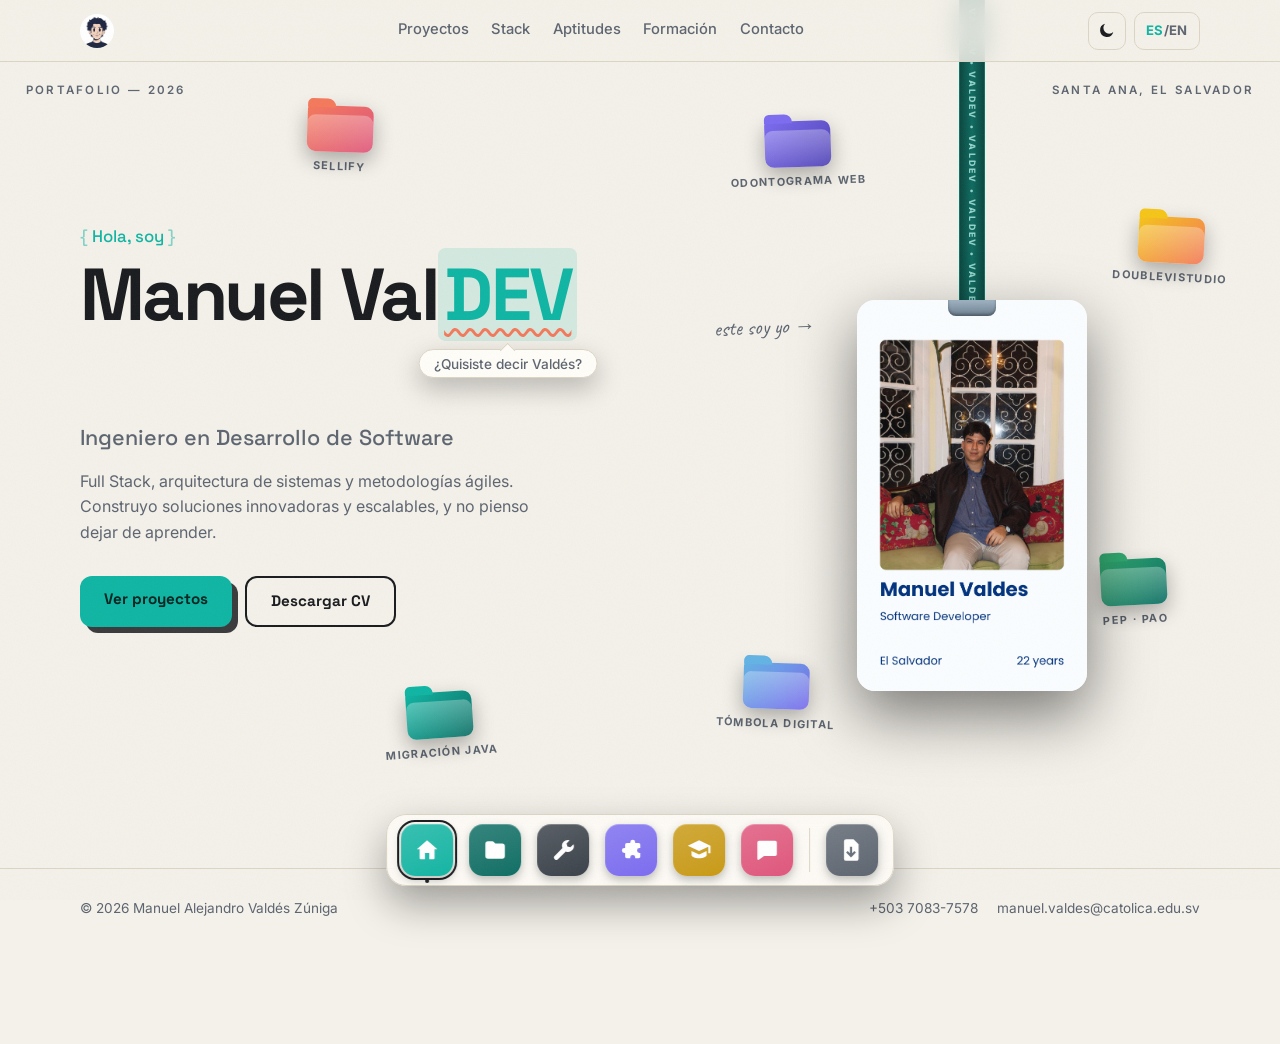
<file: index.html>
<!DOCTYPE html>
<html lang="es" data-theme="dark">
<head>
  <meta charset="UTF-8" />
  <meta name="viewport" content="width=device-width, initial-scale=1.0" />
  <title>Manuel ValDEV — Ingeniero en Desarrollo de Software</title>
  <meta name="description" content="Portafolio de Manuel Alejandro Valdés Zúniga — Ingeniero en Desarrollo de Software. Santa Ana, El Salvador." />
  <link rel="icon" type="image/png" href="assets/animacionRetrato.PNG" />
  <script>
    /* Pinta el tema antes del primer render para evitar el destello */
    document.documentElement.dataset.theme =
      localStorage.getItem("valdev-theme") ||
      (matchMedia("(prefers-color-scheme: light)").matches ? "light" : "dark");
  </script>
  <link rel="stylesheet" href="styles/base.css" />
  <link rel="stylesheet" href="styles/index.css" />
</head>
<body class="has-dock">

  <header class="site-nav">
    <div class="nav-inner container">
      <a href="index.html" class="brand" aria-label="Inicio — ValDEV"><img class="brand-avatar" src="assets/animacionRetrato.PNG" alt="ValDEV" /></a>
      <nav class="nav-links">
        <a href="proyectos.html" data-i18n="nav.proyectos">Proyectos</a>
        <a href="stack.html" data-i18n="nav.stack">Stack</a>
        <a href="aptitudes.html" data-i18n="nav.aptitudes">Aptitudes</a>
        <a href="certificaciones.html" data-i18n="nav.certs">Formación</a>
        <a href="redes.html" data-i18n="nav.redes">Contacto</a>
      </nav>
      <div class="nav-actions">
        <button id="themeToggle" class="icon-btn" aria-label="Cambiar tema"></button>
        <button id="langToggle" class="lang-toggle" aria-label="Cambiar idioma">
          <span class="lang-opt" data-lang="es">ES</span>/<span class="lang-opt" data-lang="en">EN</span>
        </button>
        <button id="menuBtn" class="icon-btn menu-btn" aria-label="Menú">☰</button>
      </div>
    </div>
  </header>

  <main>
    <section class="hero-stage" id="heroStage">
      <span class="corner-note stage-corner tl">Portafolio — 2026</span>
      <span class="corner-note stage-corner tr" data-i18n="hero.loc">Santa Ana, El Salvador</span>

      <!-- Carpetas de proyectos flotando alrededor (como la referencia del collage) -->
      <a href="proyectos.html" class="float-card" style="--fx:30%; --fy:84%; --fd:0.5; --fr:-4deg;  --delay:0s">
        <span class="float-thumb" style="--g1:#0fb5a3;--g2:#0c6e64"></span><span>Migración Java</span>
      </a>
      <a href="proyectos.html" class="float-card" style="--fx:24%; --fy:5%;  --fd:0.9; --fr:2deg;   --delay:0.6s">
        <span class="float-thumb" style="--g1:#f4795b;--g2:#e0567c"></span><span>Sellify</span>
      </a>
      <a href="proyectos.html" class="float-card" style="--fx:57%; --fy:7%;  --fd:0.7; --fr:-2deg;  --delay:1.1s">
        <span class="float-thumb" style="--g1:#7c6cf0;--g2:#4f42b5"></span><span>Odontograma Web</span>
      </a>
      <a href="proyectos.html" class="float-card" style="--fx:87%; --fy:20%; --fd:1;   --fr:3deg;   --delay:0.3s">
        <span class="float-thumb" style="--g1:#f5c518;--g2:#f4795b"></span><span>DoubleViStudio</span>
      </a>
      <a href="proyectos.html" class="float-card" style="--fx:86%; --fy:66%; --fd:0.6; --fr:-3deg;  --delay:0.9s">
        <span class="float-thumb" style="--g1:#2fa96e;--g2:#0c6e64"></span><span>PEP · PAO</span>
      </a>
      <a href="proyectos.html" class="float-card" style="--fx:56%; --fy:80%; --fd:0.8; --fr:2deg;   --delay:1.4s">
        <span class="float-thumb" style="--g1:#63b3e4;--g2:#7c6cf0"></span><span>Tómbola Digital</span>
      </a>

      <div class="hero container">
        <div class="hero-text">
          <p class="hero-greeting"><span data-i18n="hero.greeting">Hola, soy</span></p>
          <h1 class="hero-name">
            Manuel&nbsp;Val<span class="dev-wrap"><span class="dev">DEV</span>
              <span class="dev-tooltip" data-i18n="hero.tooltip">¿Quisiste decir Valdés?</span>
            </span>
          </h1>
          <br/><br/>
          <h2 class="hero-role" data-i18n="hero.role">Ingeniero en Desarrollo de Software</h2>
          <p class="hero-tagline" data-i18n="hero.tagline">Full Stack, arquitectura de sistemas y metodologías ágiles. Construyo soluciones innovadoras y escalables, y no pienso dejar de aprender.</p>
          <div class="hero-cta">
            <a href="proyectos.html" class="btn btn-solid" data-i18n="hero.cta1">Ver proyectos</a>
            <a href="assets/Manuel_Valdes_CV.pdf" class="btn btn-line" download data-i18n="hero.cta2">Descargar CV</a>
          </div>
        </div>

        <!-- Gafete real, colgado de un cordón y con físicas de arrastre -->
        <div class="badge-scene idle-sway" id="badgeScene">
          <span class="hand-note badge-note" data-i18n="hero.note">este soy yo →</span>
          <div class="lanyard" id="lanyard"><span class="lanyard-text">VALDEV • VALDEV • VALDEV •</span></div>
          <div class="badge" id="badge">
            <div class="badge-clip"></div>
            <img src="assets/gafete.png" alt="Gafete de Manuel Valdés — Software Developer, El Salvador" draggable="false" />
          </div>
          <p class="badge-hint hand-note" data-i18n="badge.hint">psst… jálame</p>
        </div>
      </div>
    </section>
  </main>

  <!-- Dock global de navegación -->
  <nav class="dock" id="dock" aria-label="Navegación rápida">
    <a class="dock-item" href="index.html" style="--di:#0fb5a3">
      <span class="dock-tip" data-i18n="dock.home">Inicio</span>
      <svg class="di" viewBox="0 0 24 24" aria-hidden="true"><path d="M12 3 2.5 11.2h2.6v8.3a1 1 0 0 0 1 1H10v-5.8h4v5.8h3.9a1 1 0 0 0 1-1v-8.3h2.6z"/></svg>
    </a>
    <a class="dock-item" href="proyectos.html" style="--di:#0c6e64">
      <span class="dock-tip" data-i18n="dock.proyectos">Proyectos</span>
      <svg class="di" viewBox="0 0 24 24" aria-hidden="true"><path d="M3 6.5A2.5 2.5 0 0 1 5.5 4h3.9a2 2 0 0 1 1.42.59L12.2 6h6.3A2.5 2.5 0 0 1 21 8.5v9a2.5 2.5 0 0 1-2.5 2.5h-13A2.5 2.5 0 0 1 3 17.5z"/></svg>
    </a>
    <a class="dock-item" href="stack.html" style="--di:#3a4149">
      <span class="dock-tip" data-i18n="dock.stack">Stack técnico</span>
      <svg class="di" viewBox="0 0 24 24" aria-hidden="true"><path d="M21.6 6.6a5.3 5.3 0 0 1-7.1 6.7l-7 7a2.2 2.2 0 1 1-3.1-3.1l7-7a5.3 5.3 0 0 1 6.7-7.1l-2.9 2.9.8 2.7 2.7.8z"/></svg>
    </a>
    <a class="dock-item" href="aptitudes.html" style="--di:#7c6cf0">
      <span class="dock-tip" data-i18n="dock.aptitudes">Aptitudes</span>
      <svg class="di" viewBox="0 0 24 24" aria-hidden="true"><path d="M13.5 2.5a2.25 2.25 0 0 0-2.25 2.25v.75H8A1.5 1.5 0 0 0 6.5 7v3.25h-.75a2.25 2.25 0 1 0 0 4.5h.75V18A1.5 1.5 0 0 0 8 19.5h3.25v-.75a2.25 2.25 0 1 1 4.5 0v.75H19a1.5 1.5 0 0 0 1.5-1.5v-3.25h-.75a2.25 2.25 0 1 1 0-4.5h.75V7A1.5 1.5 0 0 0 19 5.5h-3.25v-.75A2.25 2.25 0 0 0 13.5 2.5z"/></svg>
    </a>
    <a class="dock-item" href="certificaciones.html" style="--di:#c99a12">
      <span class="dock-tip" data-i18n="dock.certs">Formación</span>
      <svg class="di" viewBox="0 0 24 24" aria-hidden="true"><path d="M12 3 1.5 8 12 13l8.5-4.05V15h2V8zM5 12.9v3.6c0 1.6 3.1 3 7 3s7-1.4 7-3v-3.6l-7 3.3z"/></svg>
    </a>
    <a class="dock-item" href="redes.html" style="--di:#e0567c">
      <span class="dock-tip" data-i18n="dock.redes">Contacto</span>
      <svg class="di" viewBox="0 0 24 24" aria-hidden="true"><path d="M4.5 3.5h15A1.5 1.5 0 0 1 21 5v11a1.5 1.5 0 0 1-1.5 1.5H9.2L4.4 21A.9.9 0 0 1 3 20.3V5a1.5 1.5 0 0 1 1.5-1.5z"/></svg>
    </a>
    <span class="dock-sep"></span>
    <a class="dock-item" href="assets/Manuel_Valdes_CV.pdf" download style="--di:#5d6570">
      <span class="dock-tip" data-i18n="dock.cv">Descargar CV</span>
      <svg class="di" viewBox="0 0 24 24" aria-hidden="true"><path d="M6.5 2h6.8L18 6.7V20a2 2 0 0 1-2 2H6.5a2 2 0 0 1-2-2V4a2 2 0 0 1 2-2zM12 9v6.1l2.1-2.1 1.4 1.4-4.5 4.5-4.5-4.5 1.4-1.4L10 15.1V9z" fill-rule="evenodd"/></svg>
    </a>
  </nav>

  <footer class="site-footer">
    <div class="container footer-inner">
      <p>© <span class="year"></span> Manuel Alejandro Valdés Zúniga</p>
      <div class="footer-contact">
        <a href="tel:+50370837578">+503 7083-7578</a>
        <a href="mailto:manuel.valdes@catolica.edu.sv">manuel.valdes@catolica.edu.sv</a>
      </div>
    </div>
  </footer>

  <script src="js/i18n.js"></script>
  <script src="js/shared.js"></script>
  <script src="js/index.js"></script>
</body>
</html>
</file>
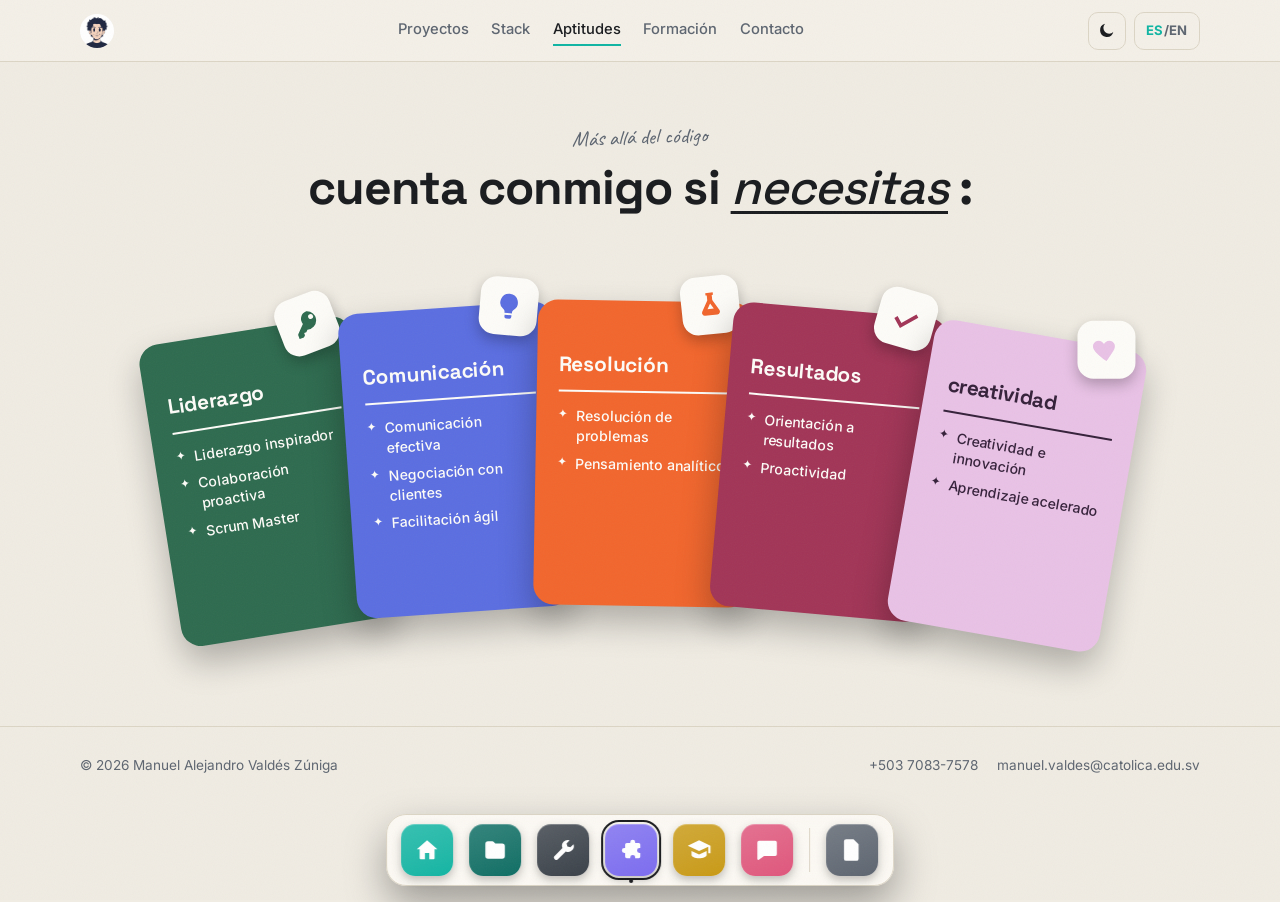
<file: aptitudes.html>
<!DOCTYPE html>
<html lang="es" data-theme="dark">
<head>
  <meta charset="UTF-8" />
  <meta name="viewport" content="width=device-width, initial-scale=1.0" />
  <title>Aptitudes — Manuel ValDEV</title>
  <meta name="description" content="Aptitudes de Manuel Valdés: liderazgo, comunicación, resolución de problemas y orientación a resultados." />
  <link rel="icon" type="image/png" href="assets/animacionRetrato.PNG" />
  <script>
    document.documentElement.dataset.theme =
      localStorage.getItem("valdev-theme") ||
      (matchMedia("(prefers-color-scheme: light)").matches ? "light" : "dark");
  </script>
  <link rel="stylesheet" href="styles/base.css" />
  <link rel="stylesheet" href="styles/aptitudes.css" />
</head>
<body class="aptitudes-page has-dock">

  <header class="site-nav">
    <div class="nav-inner container">
      <a href="index.html" class="brand" aria-label="Inicio — ValDEV"><img class="brand-avatar" src="assets/animacionRetrato.PNG" alt="ValDEV" /></a>
      <nav class="nav-links">
        <a href="proyectos.html" data-i18n="nav.proyectos">Proyectos</a>
        <a href="stack.html" data-i18n="nav.stack">Stack</a>
        <a href="aptitudes.html" data-i18n="nav.aptitudes">Aptitudes</a>
        <a href="certificaciones.html" data-i18n="nav.certs">Formación</a>
        <a href="redes.html" data-i18n="nav.redes">Contacto</a>
      </nav>
      <div class="nav-actions">
        <button id="themeToggle" class="icon-btn" aria-label="Cambiar tema"></button>
        <button id="langToggle" class="lang-toggle" aria-label="Cambiar idioma">
          <span class="lang-opt" data-lang="es">ES</span>/<span class="lang-opt" data-lang="en">EN</span>
        </button>
        <button id="menuBtn" class="icon-btn menu-btn" aria-label="Menú">☰</button>
      </div>
    </div>
  </header>

  <main>
    <div class="container">
      <div class="page-head centered">
        <p class="hand-note phone-note">Más allá del código</p>
        <h1 class="page-title fan-title"><span data-i18n="a.t1">cuenta conmigo si</span> <em data-i18n="a.t2">necesitas</em> :</h1>
      </div>

      <!-- Abanico de tarjetas con stickers, como la referencia -->
      <div class="card-fan reveal">

        <article class="apt-card" style="--cc:#2e6b4f; --rot:-9deg; --y:26px">
          <span class="sticker" style="--srot:-12deg">
            <svg viewBox="0 0 24 24" aria-hidden="true"><path d="M15 2.5a6.5 6.5 0 0 0-6.16 8.6L2.6 17.34a1.6 1.6 0 0 0-.47 1.13v2.4a.63.63 0 0 0 .63.63h2.4c.42 0 .83-.17 1.13-.47l.9-.9v-1.87h1.87l1.55-1.55A6.5 6.5 0 1 0 15 2.5zm1.75 3.25a2 2 0 1 1-2 2 2 2 0 0 1 2-2z"/></svg>
          </span>
          <h2 data-i18n="a.p1.t">liderazgo</h2>
          <ul>
            <li data-i18n="a.p1.c1">Liderazgo inspirador</li>
            <li data-i18n="a.p1.c2">Colaboración proactiva</li>
            <li data-i18n="a.p1.c3">Scrum Master</li>
          </ul>
        </article>

        <article class="apt-card" style="--cc:#5b6ee1; --rot:-4deg; --y:6px">
          <span class="sticker" style="--srot:9deg">
            <svg viewBox="0 0 24 24" aria-hidden="true"><path d="M12 2a7 7 0 0 0-4.1 12.67c.66.48 1.1 1.2 1.1 2V17.5h6v-.83c0-.8.44-1.52 1.1-2A7 7 0 0 0 12 2zM9.25 19h5.5v1.5A1.5 1.5 0 0 1 13.25 22h-2.5a1.5 1.5 0 0 1-1.5-1.5z"/></svg>
          </span>
          <h2 data-i18n="a.p2.t">comunicación</h2>
          <ul>
            <li data-i18n="a.p2.c1">Comunicación efectiva</li>
            <li data-i18n="a.p2.c2">Negociación con clientes</li>
            <li data-i18n="a.p2.c3">Facilitación ágil</li>
          </ul>
        </article>

        <article class="apt-card" style="--cc:#f2662d; --rot:1deg; --y:0px">
          <span class="sticker" style="--srot:-7deg">
            <svg viewBox="0 0 24 24" aria-hidden="true"><path d="M9 2h6v2h-1v4.1l4.93 8.55A2.3 2.3 0 0 1 16.94 20H7.06a2.3 2.3 0 0 1-1.99-3.45L10 8.1V4H9zm3 8.6-2.53 4.4h5.06z"/></svg>
          </span>
          <h2 data-i18n="a.p3.t">resolución</h2>
          <ul>
            <li data-i18n="a.p3.c1">Resolución de problemas</li>
            <li data-i18n="a.p3.c3">Pensamiento analítico</li>
          </ul>
        </article>

        <article class="apt-card" style="--cc:#a23557; --rot:5deg; --y:8px">
          <span class="sticker" style="--srot:11deg">
            <svg viewBox="0 0 24 24" aria-hidden="true"><path d="M9.3 16.2 4.9 11.8l-2.1 2.1 6.5 6.5L21.2 8.5l-2.1-2.1z"/></svg>
          </span>
          <h2 data-i18n="a.p4.t">resultados</h2>
          <ul>
            <li data-i18n="a.p4.c1">Orientación a resultados</li>
            <li data-i18n="a.p4.c3">Proactividad</li>
          </ul>
        </article>

        <article class="apt-card apt-card-light" style="--cc:#e9c2e6; --rot:10deg; --y:30px">
          <span class="sticker" style="--srot:-10deg">
            <svg viewBox="0 0 24 24" aria-hidden="true"><path d="M12 21s-7.7-4.9-10.2-9.5C.2 8.4 2.2 4.8 5.7 4.8c2 0 3.4 1.1 4.3 2.6.9-1.5 2.3-2.6 4.3-2.6 3.5 0 5.5 3.6 3.9 6.7C15.7 16.1 12 21 12 21z"/></svg>
          </span>
          <h2 data-i18n="a.p5.t">creatividad</h2>
          <ul>
            <li data-i18n="a.p4.c2">Creatividad e innovación</li>
            <li data-i18n="a.p3.c2">Aprendizaje acelerado</li>
          </ul>
        </article>

      </div>
    </div>
  </main>

  <!-- Dock global de navegación -->
  <nav class="dock" id="dock" aria-label="Navegación rápida">
    <a class="dock-item" href="index.html" style="--di:#0fb5a3">
      <span class="dock-tip" data-i18n="dock.home">Inicio</span>
      <svg class="di" viewBox="0 0 24 24" aria-hidden="true"><path d="M12 3 2.5 11.2h2.6v8.3a1 1 0 0 0 1 1H10v-5.8h4v5.8h3.9a1 1 0 0 0 1-1v-8.3h2.6z"/></svg>
    </a>
    <a class="dock-item" href="proyectos.html" style="--di:#0c6e64">
      <span class="dock-tip" data-i18n="dock.proyectos">Proyectos</span>
      <svg class="di" viewBox="0 0 24 24" aria-hidden="true"><path d="M3 6.5A2.5 2.5 0 0 1 5.5 4h3.9a2 2 0 0 1 1.42.59L12.2 6h6.3A2.5 2.5 0 0 1 21 8.5v9a2.5 2.5 0 0 1-2.5 2.5h-13A2.5 2.5 0 0 1 3 17.5z"/></svg>
    </a>
    <a class="dock-item" href="stack.html" style="--di:#3a4149">
      <span class="dock-tip" data-i18n="dock.stack">Stack técnico</span>
      <svg class="di" viewBox="0 0 24 24" aria-hidden="true"><path d="M21.6 6.6a5.3 5.3 0 0 1-7.1 6.7l-7 7a2.2 2.2 0 1 1-3.1-3.1l7-7a5.3 5.3 0 0 1 6.7-7.1l-2.9 2.9.8 2.7 2.7.8z"/></svg>
    </a>
    <a class="dock-item" href="aptitudes.html" style="--di:#7c6cf0">
      <span class="dock-tip" data-i18n="dock.aptitudes">Aptitudes</span>
      <svg class="di" viewBox="0 0 24 24" aria-hidden="true"><path d="M13.5 2.5a2.25 2.25 0 0 0-2.25 2.25v.75H8A1.5 1.5 0 0 0 6.5 7v3.25h-.75a2.25 2.25 0 1 0 0 4.5h.75V18A1.5 1.5 0 0 0 8 19.5h3.25v-.75a2.25 2.25 0 1 1 4.5 0v.75H19a1.5 1.5 0 0 0 1.5-1.5v-3.25h-.75a2.25 2.25 0 1 1 0-4.5h.75V7A1.5 1.5 0 0 0 19 5.5h-3.25v-.75A2.25 2.25 0 0 0 13.5 2.5z"/></svg>
    </a>
    <a class="dock-item" href="certificaciones.html" style="--di:#c99a12">
      <span class="dock-tip" data-i18n="dock.certs">Formación</span>
      <svg class="di" viewBox="0 0 24 24" aria-hidden="true"><path d="M12 3 1.5 8 12 13l8.5-4.05V15h2V8zM5 12.9v3.6c0 1.6 3.1 3 7 3s7-1.4 7-3v-3.6l-7 3.3z"/></svg>
    </a>
    <a class="dock-item" href="redes.html" style="--di:#e0567c">
      <span class="dock-tip" data-i18n="dock.redes">Contacto</span>
      <svg class="di" viewBox="0 0 24 24" aria-hidden="true"><path d="M4.5 3.5h15A1.5 1.5 0 0 1 21 5v11a1.5 1.5 0 0 1-1.5 1.5H9.2L4.4 21A.9.9 0 0 1 3 20.3V5a1.5 1.5 0 0 1 1.5-1.5z"/></svg>
    </a>
    <span class="dock-sep"></span>
    <a class="dock-item" href="assets/Manuel_Valdes_CV.pdf" download style="--di:#5d6570">
      <span class="dock-tip" data-i18n="dock.cv">Descargar CV</span>
      <svg class="di" viewBox="0 0 24 24" aria-hidden="true"><path d="M6.5 2h6.8L18 6.7V20a2 2 0 0 1-2 2H6.5a2 2 0 0 1-2-2V4a2 2 0 0 1 2-2zM12 9v6.1l2.1-2.1 1.4 1.4-4.5 4.5-4.5-4.5 1.4-1.4L10 15.1V9z"/></svg>
    </a>
  </nav>

  <footer class="site-footer">
    <div class="container footer-inner">
      <p>© <span class="year"></span> Manuel Alejandro Valdés Zúniga</p>
      <div class="footer-contact">
        <a href="tel:+50370837578">+503 7083-7578</a>
        <a href="mailto:manuel.valdes@catolica.edu.sv">manuel.valdes@catolica.edu.sv</a>
      </div>
    </div>
  </footer>

  <script src="js/i18n.js"></script>
  <script src="js/shared.js"></script>
</body>
</html>
</file>
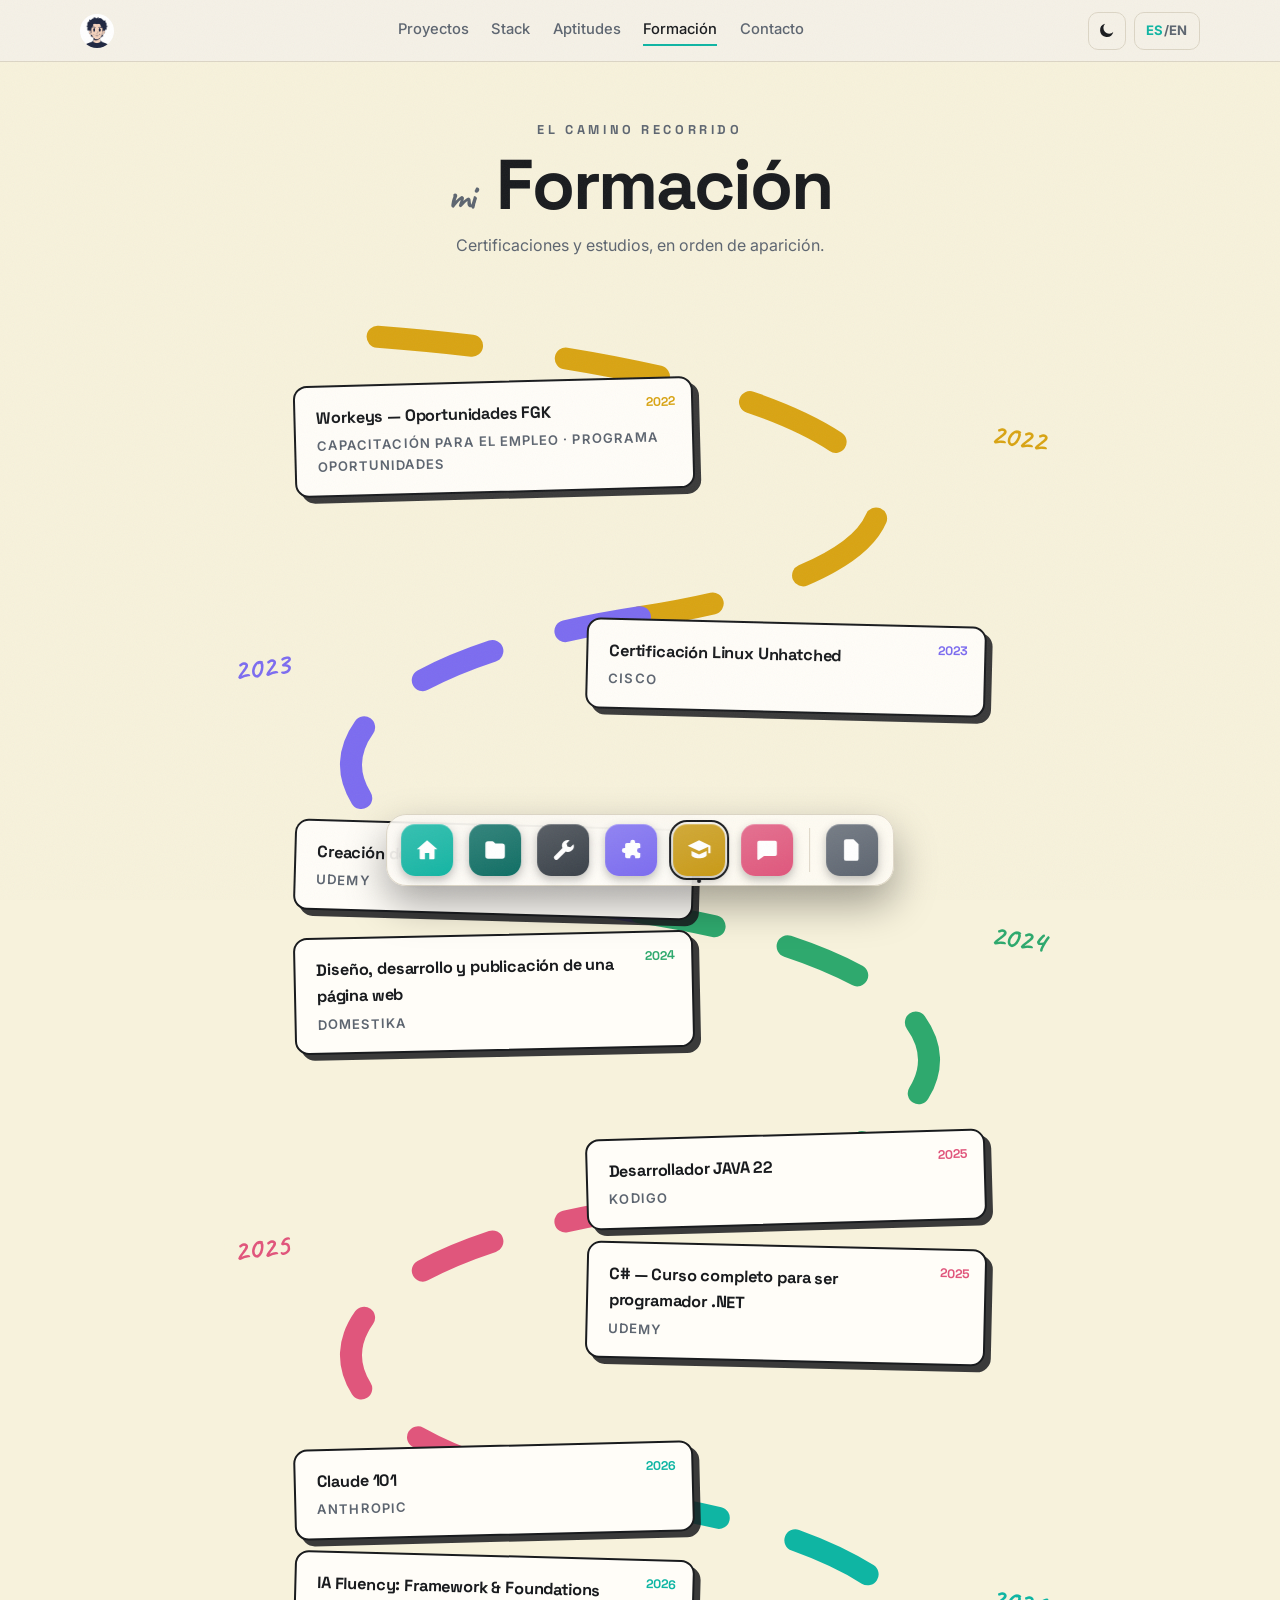
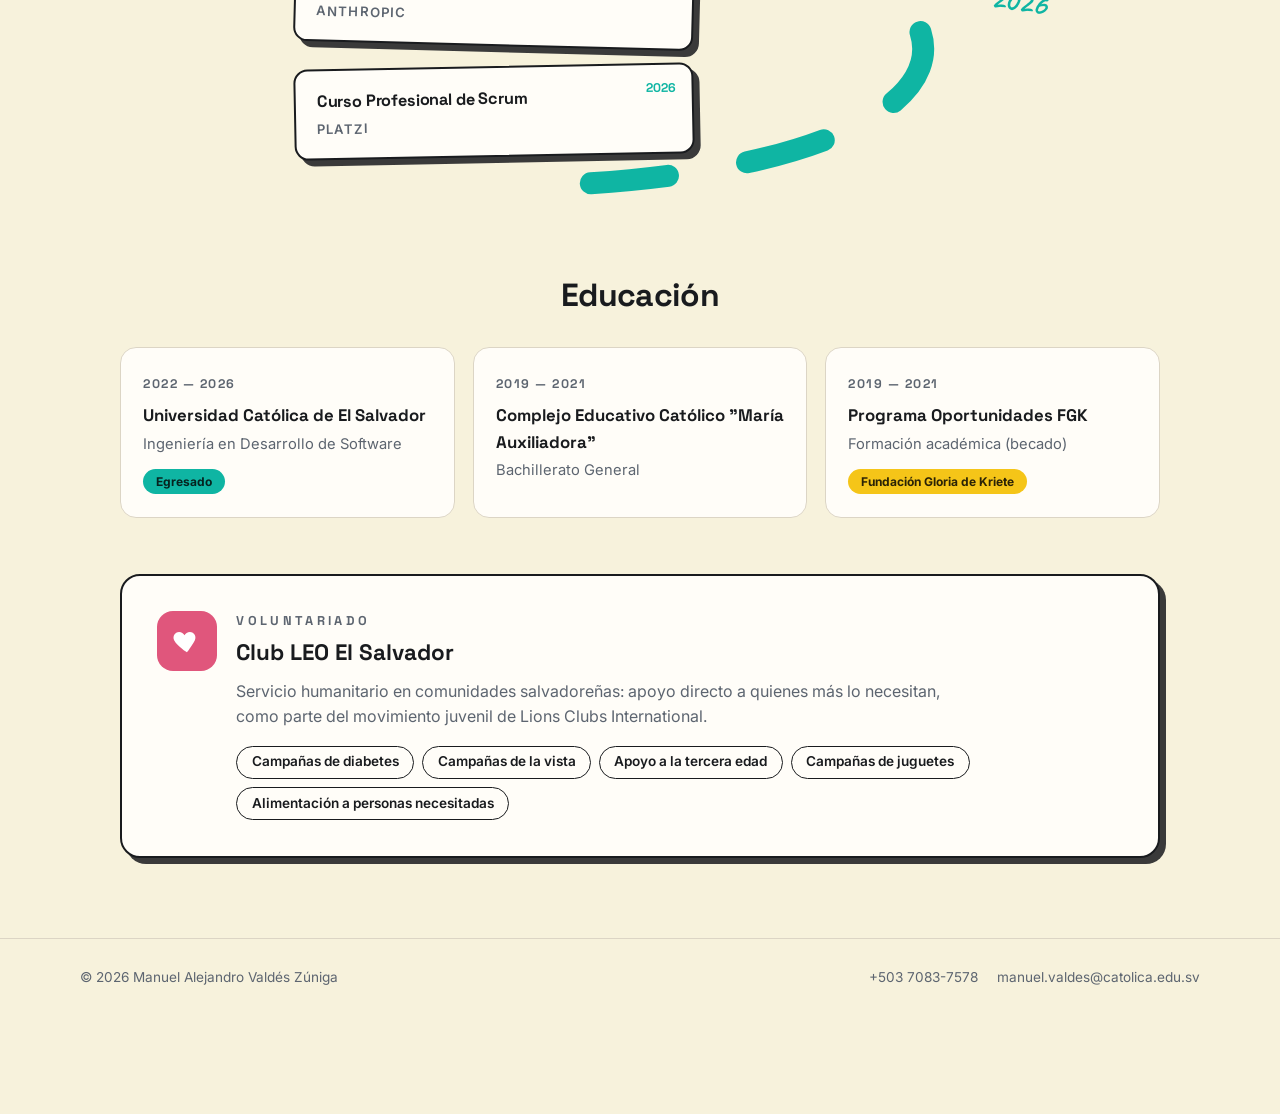
<file: certificaciones.html>
<!DOCTYPE html>
<html lang="es" data-theme="dark">
<head>
  <meta charset="UTF-8" />
  <meta name="viewport" content="width=device-width, initial-scale=1.0" />
  <title>Formación — Manuel ValDEV</title>
  <meta name="description" content="Certificaciones y formación académica de Manuel Valdés: KODIGO, UDEMY, CISCO, Universidad Católica de El Salvador." />
  <link rel="icon" type="image/png" href="assets/animacionRetrato.PNG" />
  <script>
    document.documentElement.dataset.theme =
      localStorage.getItem("valdev-theme") ||
      (matchMedia("(prefers-color-scheme: light)").matches ? "light" : "dark");
  </script>
  <link rel="stylesheet" href="styles/base.css" />
  <link rel="stylesheet" href="styles/certificaciones.css" />
</head>
<body class="certs-page has-dock">

  <header class="site-nav">
    <div class="nav-inner container">
      <a href="index.html" class="brand" aria-label="Inicio — ValDEV"><img class="brand-avatar" src="assets/animacionRetrato.PNG" alt="ValDEV" /></a>
      <nav class="nav-links">
        <a href="proyectos.html" data-i18n="nav.proyectos">Proyectos</a>
        <a href="stack.html" data-i18n="nav.stack">Stack</a>
        <a href="aptitudes.html" data-i18n="nav.aptitudes">Aptitudes</a>
        <a href="certificaciones.html" data-i18n="nav.certs">Formación</a>
        <a href="redes.html" data-i18n="nav.redes">Contacto</a>
      </nav>
      <div class="nav-actions">
        <button id="themeToggle" class="icon-btn" aria-label="Cambiar tema"></button>
        <button id="langToggle" class="lang-toggle" aria-label="Cambiar idioma">
          <span class="lang-opt" data-lang="es">ES</span>/<span class="lang-opt" data-lang="en">EN</span>
        </button>
        <button id="menuBtn" class="icon-btn menu-btn" aria-label="Menú">☰</button>
      </div>
    </div>
  </header>

  <main>
    <div class="container">
      <div class="page-head centered">
        <p class="page-kicker" data-i18n="c.kicker">El camino recorrido</p>
        <h1 class="page-title"><span class="hand-note title-hand">mi</span> <span data-i18n="c.title">Formación</span></h1>
        <p class="page-sub" data-i18n="c.sub">Certificaciones y estudios, en orden de aparición.</p>
      </div>

      <!-- Camino serpenteante: un solo trazo SVG que cambia de color por año -->
      <div class="snake" id="snake">
        <svg class="snake-svg" viewBox="0 0 100 100" preserveAspectRatio="none" aria-hidden="true">
          <path class="seg" d="M 18 1 C 88 4, 97 16, 50 20" style="--c:#d9a413" />
          <path class="seg" d="M 50 20 C 3 24, 3 36, 50 40" style="--c:#7c6cf0" />
          <path class="seg" d="M 50 40 C 97 44, 97 56, 50 60" style="--c:#2fa96e" />
          <path class="seg" d="M 50 60 C 3 64, 3 76, 50 80" style="--c:#e0567c" />
          <path class="seg" d="M 50 80 C 97 84, 97 97, 44 99" style="--c:#0fb5a3" />
        </svg>

        <section class="mile" style="--c:#d9a413">
          <span class="mile-year hand-note year-right">2022</span>
          <div class="cert-card" style="--tilt:-1.5deg">
            <h3>Workeys — Oportunidades FGK</h3>
            <p>Capacitación para el empleo · Programa Oportunidades</p>
            <span class="cert-year">2022</span>
          </div>
        </section>

        <section class="mile mile-end" style="--c:#7c6cf0">
          <span class="mile-year hand-note year-left">2023</span>
          <div class="cert-card" style="--tilt:1.4deg">
            <h3>Certificación Linux Unhatched</h3>
            <p>CISCO</p>
            <span class="cert-year">2023</span>
          </div>
        </section>

        <section class="mile" style="--c:#2fa96e">
          <span class="mile-year hand-note year-right">2024</span>
          <div class="cert-card" style="--tilt:1.6deg">
            <h3>Creación de los procesos CRUD</h3>
            <p>UDEMY</p>
            <span class="cert-year">2024</span>
          </div>
          <div class="cert-card" style="--tilt:-1.2deg">
            <h3>Diseño, desarrollo y publicación de una página web</h3>
            <p>DOMESTIKA</p>
            <span class="cert-year">2024</span>
          </div>
        </section>

        <section class="mile mile-end" style="--c:#e0567c">
          <span class="mile-year hand-note year-left">2025</span>
          <div class="cert-card" style="--tilt:-1.6deg">
            <h3>Desarrollador JAVA 22</h3>
            <p>KODIGO</p>
            <span class="cert-year">2025</span>
          </div>
          <div class="cert-card" style="--tilt:1.3deg">
            <h3>C# — Curso completo para ser programador .NET</h3>
            <p>UDEMY</p>
            <span class="cert-year">2025</span>
          </div>
        </section>

        <section class="mile" style="--c:#0fb5a3">
          <span class="mile-year hand-note year-right">2026</span>
          <div class="cert-card" style="--tilt:-1.4deg">
            <h3>Claude 101</h3>
            <p>ANTHROPIC</p>
            <span class="cert-year">2026</span>
          </div>
          <div class="cert-card" style="--tilt:1.5deg">
            <h3>IA Fluency: Framework &amp; Foundations</h3>
            <p>ANTHROPIC</p>
            <span class="cert-year">2026</span>
          </div>
          <div class="cert-card" style="--tilt:-1.1deg">
            <h3>Curso Profesional de Scrum</h3>
            <p>PLATZI</p>
            <span class="cert-year">2026</span>
          </div>
        </section>
      </div>

      <!-- Educación formal -->
      <section class="edu reveal">
        <h2 class="edu-title" data-i18n="c.edu.title">Educación</h2>
        <div class="edu-grid">
          <article class="edu-card">
            <span class="edu-years">2022 — 2026</span>
            <h3>Universidad Católica de El Salvador</h3>
            <p data-i18n="c.edu.1.deg">Ingeniería en Desarrollo de Software</p>
            <span class="edu-badge" data-i18n="c.edu.1.status">Egresado</span>
          </article>
          <article class="edu-card">
            <span class="edu-years">2019 — 2021</span>
            <h3>Complejo Educativo Católico "María Auxiliadora"</h3>
            <p data-i18n="c.edu.2.deg">Bachillerato General</p>
          </article>
          <article class="edu-card">
            <span class="edu-years">2019 — 2021</span>
            <h3>Programa Oportunidades FGK</h3>
            <p data-i18n="c.edu.3.deg">Formación académica (becado)</p>
            <span class="edu-badge alt">Fundación Gloria de Kriete</span>
          </article>
        </div>
      </section>

      <!-- Voluntariado -->
      <section class="volunteer reveal">
        <div class="volunteer-card">
          <span class="volunteer-icon"><svg viewBox="0 0 24 24" aria-hidden="true"><path d="M12 21s-7.7-4.9-10.2-9.5C.2 8.4 2.2 4.8 5.7 4.8c2 0 3.4 1.1 4.3 2.6.9-1.5 2.3-2.6 4.3-2.6 3.5 0 5.5 3.6 3.9 6.7C15.7 16.1 12 21 12 21z"/></svg></span>
          <div>
            <h2 data-i18n="v.title">Voluntariado</h2>
            <h3>Club LEO El Salvador</h3>
            <p data-i18n="v.desc">Servicio humanitario en comunidades salvadoreñas: apoyo directo a quienes más lo necesitan, como parte del movimiento juvenil de Lions Clubs International.</p>
            <ul class="volunteer-chips">
              <li data-i18n="v.c1">Campañas de diabetes</li>
              <li data-i18n="v.c2">Campañas de la vista</li>
              <li data-i18n="v.c3">Apoyo a la tercera edad</li>
              <li data-i18n="v.c4">Campañas de juguetes</li>
              <li data-i18n="v.c5">Alimentación a personas necesitadas</li>
            </ul>
          </div>
        </div>
      </section>
    </div>
  </main>

  <!-- Dock global de navegación -->
  <nav class="dock" id="dock" aria-label="Navegación rápida">
    <a class="dock-item" href="index.html" style="--di:#0fb5a3">
      <span class="dock-tip" data-i18n="dock.home">Inicio</span>
      <svg class="di" viewBox="0 0 24 24" aria-hidden="true"><path d="M12 3 2.5 11.2h2.6v8.3a1 1 0 0 0 1 1H10v-5.8h4v5.8h3.9a1 1 0 0 0 1-1v-8.3h2.6z"/></svg>
    </a>
    <a class="dock-item" href="proyectos.html" style="--di:#0c6e64">
      <span class="dock-tip" data-i18n="dock.proyectos">Proyectos</span>
      <svg class="di" viewBox="0 0 24 24" aria-hidden="true"><path d="M3 6.5A2.5 2.5 0 0 1 5.5 4h3.9a2 2 0 0 1 1.42.59L12.2 6h6.3A2.5 2.5 0 0 1 21 8.5v9a2.5 2.5 0 0 1-2.5 2.5h-13A2.5 2.5 0 0 1 3 17.5z"/></svg>
    </a>
    <a class="dock-item" href="stack.html" style="--di:#3a4149">
      <span class="dock-tip" data-i18n="dock.stack">Stack técnico</span>
      <svg class="di" viewBox="0 0 24 24" aria-hidden="true"><path d="M21.6 6.6a5.3 5.3 0 0 1-7.1 6.7l-7 7a2.2 2.2 0 1 1-3.1-3.1l7-7a5.3 5.3 0 0 1 6.7-7.1l-2.9 2.9.8 2.7 2.7.8z"/></svg>
    </a>
    <a class="dock-item" href="aptitudes.html" style="--di:#7c6cf0">
      <span class="dock-tip" data-i18n="dock.aptitudes">Aptitudes</span>
      <svg class="di" viewBox="0 0 24 24" aria-hidden="true"><path d="M13.5 2.5a2.25 2.25 0 0 0-2.25 2.25v.75H8A1.5 1.5 0 0 0 6.5 7v3.25h-.75a2.25 2.25 0 1 0 0 4.5h.75V18A1.5 1.5 0 0 0 8 19.5h3.25v-.75a2.25 2.25 0 1 1 4.5 0v.75H19a1.5 1.5 0 0 0 1.5-1.5v-3.25h-.75a2.25 2.25 0 1 1 0-4.5h.75V7A1.5 1.5 0 0 0 19 5.5h-3.25v-.75A2.25 2.25 0 0 0 13.5 2.5z"/></svg>
    </a>
    <a class="dock-item" href="certificaciones.html" style="--di:#c99a12">
      <span class="dock-tip" data-i18n="dock.certs">Formación</span>
      <svg class="di" viewBox="0 0 24 24" aria-hidden="true"><path d="M12 3 1.5 8 12 13l8.5-4.05V15h2V8zM5 12.9v3.6c0 1.6 3.1 3 7 3s7-1.4 7-3v-3.6l-7 3.3z"/></svg>
    </a>
    <a class="dock-item" href="redes.html" style="--di:#e0567c">
      <span class="dock-tip" data-i18n="dock.redes">Contacto</span>
      <svg class="di" viewBox="0 0 24 24" aria-hidden="true"><path d="M4.5 3.5h15A1.5 1.5 0 0 1 21 5v11a1.5 1.5 0 0 1-1.5 1.5H9.2L4.4 21A.9.9 0 0 1 3 20.3V5a1.5 1.5 0 0 1 1.5-1.5z"/></svg>
    </a>
    <span class="dock-sep"></span>
    <a class="dock-item" href="assets/Manuel_Valdes_CV.pdf" download style="--di:#5d6570">
      <span class="dock-tip" data-i18n="dock.cv">Descargar CV</span>
      <svg class="di" viewBox="0 0 24 24" aria-hidden="true"><path d="M6.5 2h6.8L18 6.7V20a2 2 0 0 1-2 2H6.5a2 2 0 0 1-2-2V4a2 2 0 0 1 2-2zM12 9v6.1l2.1-2.1 1.4 1.4-4.5 4.5-4.5-4.5 1.4-1.4L10 15.1V9z"/></svg>
    </a>
  </nav>

  <footer class="site-footer">
    <div class="container footer-inner">
      <p>© <span class="year"></span> Manuel Alejandro Valdés Zúniga</p>
      <div class="footer-contact">
        <a href="tel:+50370837578">+503 7083-7578</a>
        <a href="mailto:manuel.valdes@catolica.edu.sv">manuel.valdes@catolica.edu.sv</a>
      </div>
    </div>
  </footer>

  <script src="js/i18n.js"></script>
  <script src="js/shared.js"></script>
  <script>
    // El camino se dibuja solo a medida que entra en pantalla
    (function drawSnake() {
      const segs = document.querySelectorAll(".snake-svg .seg");
      if (!segs.length) return;
      segs.forEach((p) => {
        const L = p.getTotalLength();
        p.style.strokeDasharray = L;
        p.style.strokeDashoffset = L;
      });
      const obs = new IntersectionObserver(
        (entries) => {
          entries.forEach((e) => {
            if (e.isIntersecting) {
              e.target.classList.add("drawn");
              obs.unobserve(e.target);
            }
          });
        },
        { threshold: 0.4 }
      );
      document.querySelectorAll(".mile").forEach((m, i) => {
        // cada tramo se dibuja cuando su hito correspondiente aparece
        const seg = segs[i];
        if (!seg) return;
        const watcher = new IntersectionObserver(
          (entries) => {
            entries.forEach((e) => {
              if (e.isIntersecting) {
                seg.classList.add("drawn");
                watcher.unobserve(e.target);
              }
            });
          },
          { threshold: 0.25 }
        );
        watcher.observe(m);
      });
    })();
  </script>
</body>
</html>
</file>
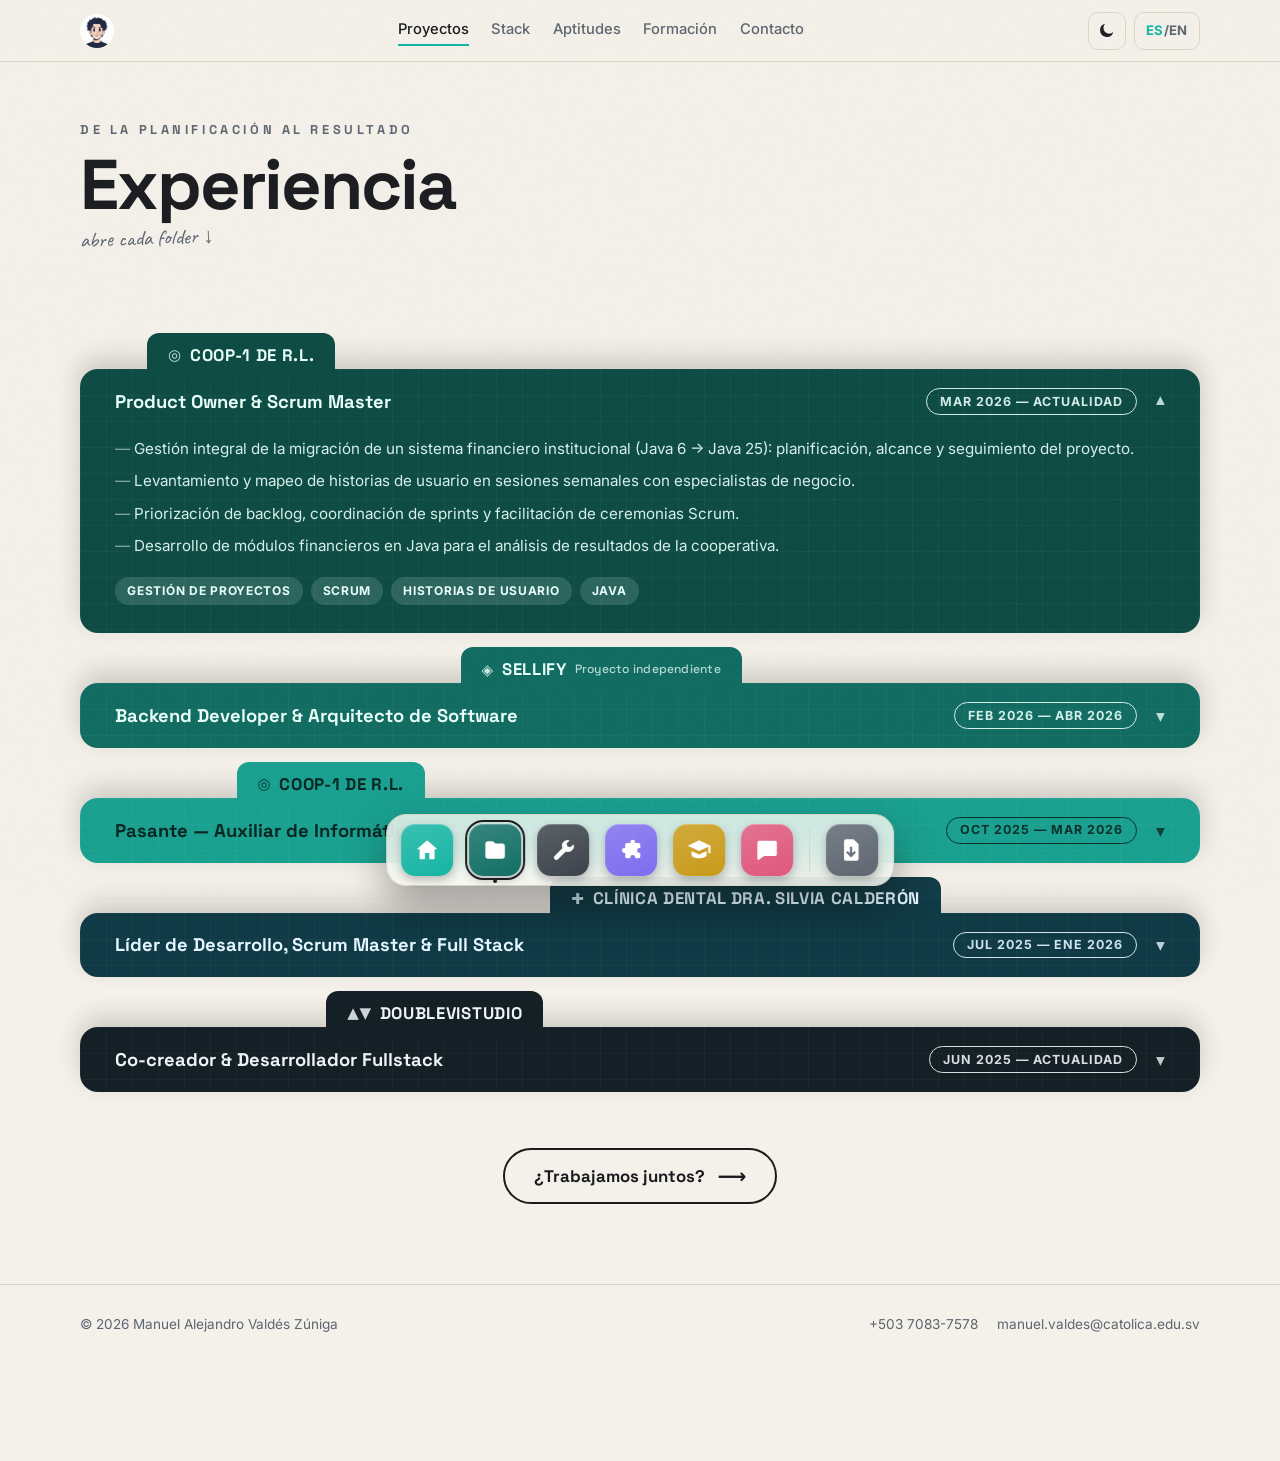
<file: proyectos.html>
<!DOCTYPE html>
<html lang="es" data-theme="dark">
<head>
  <meta charset="UTF-8" />
  <meta name="viewport" content="width=device-width, initial-scale=1.0" />
  <title>Proyectos — Manuel ValDEV</title>
  <meta name="description" content="Experiencia y proyectos de Manuel Valdés: gestión de proyectos, Sellify, sistemas web y más." />
  <link rel="icon" type="image/png" href="assets/animacionRetrato.PNG" />
  <script>
    document.documentElement.dataset.theme =
      localStorage.getItem("valdev-theme") ||
      (matchMedia("(prefers-color-scheme: light)").matches ? "light" : "dark");
  </script>
  <link rel="stylesheet" href="styles/base.css" />
  <link rel="stylesheet" href="styles/proyectos.css" />
</head>
<body class="has-dock">

  <header class="site-nav">
    <div class="nav-inner container">
      <a href="index.html" class="brand" aria-label="Inicio — ValDEV"><img class="brand-avatar" src="assets/animacionRetrato.PNG" alt="ValDEV" /></a>
      <nav class="nav-links">
        <a href="proyectos.html" data-i18n="nav.proyectos">Proyectos</a>
        <a href="stack.html" data-i18n="nav.stack">Stack</a>
        <a href="aptitudes.html" data-i18n="nav.aptitudes">Aptitudes</a>
        <a href="certificaciones.html" data-i18n="nav.certs">Formación</a>
        <a href="redes.html" data-i18n="nav.redes">Contacto</a>
      </nav>
      <div class="nav-actions">
        <button id="themeToggle" class="icon-btn" aria-label="Cambiar tema"></button>
        <button id="langToggle" class="lang-toggle" aria-label="Cambiar idioma">
          <span class="lang-opt" data-lang="es">ES</span>/<span class="lang-opt" data-lang="en">EN</span>
        </button>
        <button id="menuBtn" class="icon-btn menu-btn" aria-label="Menú">☰</button>
      </div>
    </div>
  </header>

  <main>
    <div class="container">
      <div class="page-head">
        <p class="page-kicker" data-i18n="p.kicker">De la planificación al resultado</p>
        <h1 class="page-title" data-i18n="p.title">Experiencia</h1>
        <p class="hand-note" data-i18n="p.hint">abre cada folder ↓</p>
      </div>

      <div class="folders reveal">

        <article class="folder open" style="--fc:#0b4a42; --fink:#e9fffb; --tabx:6%">
          <button class="folder-tab" aria-expanded="true">
            <span class="tab-logo">◎</span> COOP-1 de R.L.
          </button>
          <button class="folder-summary">
                <p class="folder-role" data-i18n="p.j1.role">Product Owner &amp; Scrum Master</p>
                <span class="folder-date" data-i18n="p.j1.date">Mar 2026 — Actualidad</span>
            <span class="chev" aria-hidden="true">▾</span>
          </button>
          <div class="folder-body">
            <div class="folder-inner">
              <ul>
                <li data-i18n="p.j1.b1">Gestión integral de la migración de un sistema financiero institucional (Java 6 → Java 25): planificación, alcance y seguimiento del proyecto.</li>
                <li data-i18n="p.j1.b2">Levantamiento y mapeo de historias de usuario en sesiones semanales con especialistas de negocio.</li>
                <li data-i18n="p.j1.b3">Priorización de backlog, coordinación de sprints y facilitación de ceremonias Scrum.</li>
                <li data-i18n="p.j1.b4">Desarrollo de módulos financieros en Java para el análisis de resultados de la cooperativa.</li>
              </ul>
              <div class="folder-tags"><span>Gestión de proyectos</span><span>Scrum</span><span>Historias de usuario</span><span>Java</span></div>
            </div>
          </div>
        </article>

        <article class="folder" style="--fc:#0f6b60; --fink:#eafffa; --tabx:34%">
          <button class="folder-tab" aria-expanded="false">
            <span class="tab-logo">◈</span> Sellify <em data-i18n="p.j2.tag">Proyecto independiente</em>
          </button>
          <button class="folder-summary">
                <p class="folder-role" data-i18n="p.j2.role">Backend Developer &amp; Arquitecto de Software</p>
                <span class="folder-date">Feb 2026 — Abr 2026</span>
            <span class="chev" aria-hidden="true">▾</span>
          </button>
          <div class="folder-body">
            <div class="folder-inner">
              <ul>
                <li data-i18n="p.j2.b1">Desarrollo y gestión integral de la plataforma multi-comercio de lealtad y recompensas Sellify.</li>
                <li data-i18n="p.j2.b2">Lógica de backend, tokens de acceso basados en roles e integraciones avanzadas de bases de datos.</li>
                <li data-i18n="p.j2.b3">Diseño del módulo de tómbola digital y capacitación técnica para equipos corporativos.</li>
              </ul>
              <div class="folder-tags"><span>Backend</span><span>Roles &amp; Tokens</span><span>SQL</span></div>
            </div>
          </div>
        </article>

        <article class="folder" style="--fc:#17a08f; --fink:#06231f; --tabx:14%">
          <button class="folder-tab" aria-expanded="false">
            <span class="tab-logo">◎</span> COOP-1 de R.L.
          </button>
          <button class="folder-summary">
                <p class="folder-role" data-i18n="p.j3.role">Pasante — Auxiliar de Informática</p>
                <span class="folder-date">Oct 2025 — Mar 2026</span>
            <span class="chev" aria-hidden="true">▾</span>
          </button>
          <div class="folder-body">
            <div class="folder-inner">
              <ul>
                <li data-i18n="p.j3.b1">Creación de los módulos PEP y PAO para sistematizar la planificación estratégica, con evaluación y seguimiento para colaboradores y gerentes.</li>
                <li data-i18n="p.j3.b2">Módulo de gestión de regalos institucionales con tómbolas y control de entrega de obsequios.</li>
              </ul>
              <div class="folder-tags"><span>PEP · PAO</span><span>Tómbola</span></div>
            </div>
          </div>
        </article>

        <article class="folder" style="--fc:#103a45; --fink:#e4f6ff; --tabx:42%">
          <button class="folder-tab" aria-expanded="false">
            <span class="tab-logo">✚</span> Clínica Dental Dra. Silvia Calderón
          </button>
          <button class="folder-summary">
                <p class="folder-role" data-i18n="p.j4.role">Líder de Desarrollo, Scrum Master &amp; Full Stack</p>
                <span class="folder-date">Jul 2025 — Ene 2026</span>
            <span class="chev" aria-hidden="true">▾</span>
          </button>
          <div class="folder-body">
            <div class="folder-inner">
              <ul>
                <li data-i18n="p.j4.b1">Sistema web integral (Laravel, PHP, Tailwind, MySQL): pacientes, citas, tratamientos, historiales, odontogramas digitales y presupuestos.</li>
                <li data-i18n="p.j4.b2">Facilitador ágil en reuniones con clientes para planificación de sprints y validación de requerimientos.</li>
              </ul>
              <div class="folder-tags"><span>Laravel</span><span>Tailwind</span><span>MySQL</span></div>
            </div>
          </div>
        </article>

        <article class="folder" style="--fc:#152026; --fink:#eef3f6; --tabx:22%">
          <button class="folder-tab" aria-expanded="false">
            <span class="tab-logo">▲▼</span> DoubleViStudio
          </button>
          <button class="folder-summary">
                <p class="folder-role" data-i18n="p.j5.role">Co-creador &amp; Desarrollador Fullstack</p>
                <span class="folder-date" data-i18n="p.j5.date">Jun 2025 — Actualidad</span>
            <span class="chev" aria-hidden="true">▾</span>
          </button>
          <div class="folder-body">
            <div class="folder-inner">
              <ul>
                <li data-i18n="p.j5.b1">Co-fundador de un grupo de programadores independientes: webs modernas para pequeños negocios.</li>
                <li data-i18n="p.j5.b2">Planificación, desarrollo fullstack, diseño UX/UI, gestión de clientes y entrega de productos funcionales.</li>
              </ul>
              <div class="folder-tags"><span>Fullstack</span><span>UX/UI</span><span>Freelance</span></div>
            </div>
          </div>
        </article>

      </div>

      <div class="how-cta reveal">
        <a href="redes.html" class="pill-cta"><span data-i18n="p.cta">¿Trabajamos juntos?</span> <span class="pill-arrow">⟶</span></a>
      </div>
    </div>
  </main>

  <!-- Dock global de navegación -->
  <nav class="dock" id="dock" aria-label="Navegación rápida">
    <a class="dock-item" href="index.html" style="--di:#0fb5a3">
      <span class="dock-tip" data-i18n="dock.home">Inicio</span>
      <svg class="di" viewBox="0 0 24 24" aria-hidden="true"><path d="M12 3 2.5 11.2h2.6v8.3a1 1 0 0 0 1 1H10v-5.8h4v5.8h3.9a1 1 0 0 0 1-1v-8.3h2.6z"/></svg>
    </a>
    <a class="dock-item" href="proyectos.html" style="--di:#0c6e64">
      <span class="dock-tip" data-i18n="dock.proyectos">Proyectos</span>
      <svg class="di" viewBox="0 0 24 24" aria-hidden="true"><path d="M3 6.5A2.5 2.5 0 0 1 5.5 4h3.9a2 2 0 0 1 1.42.59L12.2 6h6.3A2.5 2.5 0 0 1 21 8.5v9a2.5 2.5 0 0 1-2.5 2.5h-13A2.5 2.5 0 0 1 3 17.5z"/></svg>
    </a>
    <a class="dock-item" href="stack.html" style="--di:#3a4149">
      <span class="dock-tip" data-i18n="dock.stack">Stack técnico</span>
      <svg class="di" viewBox="0 0 24 24" aria-hidden="true"><path d="M21.6 6.6a5.3 5.3 0 0 1-7.1 6.7l-7 7a2.2 2.2 0 1 1-3.1-3.1l7-7a5.3 5.3 0 0 1 6.7-7.1l-2.9 2.9.8 2.7 2.7.8z"/></svg>
    </a>
    <a class="dock-item" href="aptitudes.html" style="--di:#7c6cf0">
      <span class="dock-tip" data-i18n="dock.aptitudes">Aptitudes</span>
      <svg class="di" viewBox="0 0 24 24" aria-hidden="true"><path d="M13.5 2.5a2.25 2.25 0 0 0-2.25 2.25v.75H8A1.5 1.5 0 0 0 6.5 7v3.25h-.75a2.25 2.25 0 1 0 0 4.5h.75V18A1.5 1.5 0 0 0 8 19.5h3.25v-.75a2.25 2.25 0 1 1 4.5 0v.75H19a1.5 1.5 0 0 0 1.5-1.5v-3.25h-.75a2.25 2.25 0 1 1 0-4.5h.75V7A1.5 1.5 0 0 0 19 5.5h-3.25v-.75A2.25 2.25 0 0 0 13.5 2.5z"/></svg>
    </a>
    <a class="dock-item" href="certificaciones.html" style="--di:#c99a12">
      <span class="dock-tip" data-i18n="dock.certs">Formación</span>
      <svg class="di" viewBox="0 0 24 24" aria-hidden="true"><path d="M12 3 1.5 8 12 13l8.5-4.05V15h2V8zM5 12.9v3.6c0 1.6 3.1 3 7 3s7-1.4 7-3v-3.6l-7 3.3z"/></svg>
    </a>
    <a class="dock-item" href="redes.html" style="--di:#e0567c">
      <span class="dock-tip" data-i18n="dock.redes">Contacto</span>
      <svg class="di" viewBox="0 0 24 24" aria-hidden="true"><path d="M4.5 3.5h15A1.5 1.5 0 0 1 21 5v11a1.5 1.5 0 0 1-1.5 1.5H9.2L4.4 21A.9.9 0 0 1 3 20.3V5a1.5 1.5 0 0 1 1.5-1.5z"/></svg>
    </a>
    <span class="dock-sep"></span>
    <a class="dock-item" href="assets/Manuel_Valdes_CV.pdf" download style="--di:#5d6570">
      <span class="dock-tip" data-i18n="dock.cv">Descargar CV</span>
      <svg class="di" viewBox="0 0 24 24" aria-hidden="true"><path d="M6.5 2h6.8L18 6.7V20a2 2 0 0 1-2 2H6.5a2 2 0 0 1-2-2V4a2 2 0 0 1 2-2zM12 9v6.1l2.1-2.1 1.4 1.4-4.5 4.5-4.5-4.5 1.4-1.4L10 15.1V9z" fill-rule="evenodd"/></svg>
    </a>
  </nav>

  <footer class="site-footer">
    <div class="container footer-inner">
      <p>© <span class="year"></span> Manuel Alejandro Valdés Zúniga</p>
      <div class="footer-contact">
        <a href="tel:+50370837578">+503 7083-7578</a>
        <a href="mailto:manuel.valdes@catolica.edu.sv">manuel.valdes@catolica.edu.sv</a>
      </div>
    </div>
  </footer>

  <script src="js/i18n.js"></script>
  <script src="js/shared.js"></script>
  <script>
    // Acordeón de folders: la pestaña y el resumen abren/cierran
    document.querySelectorAll(".folder-tab, .folder-summary").forEach((btn) => {
      btn.addEventListener("click", () => {
        const folder = btn.closest(".folder");
        const wasOpen = folder.classList.contains("open");
        document.querySelectorAll(".folder").forEach((f) => {
          f.classList.remove("open");
          f.querySelector(".folder-tab").setAttribute("aria-expanded", "false");
        });
        if (!wasOpen) {
          folder.classList.add("open");
          folder.querySelector(".folder-tab").setAttribute("aria-expanded", "true");
        }
      });
    });
  </script>
</body>
</html>
</file>
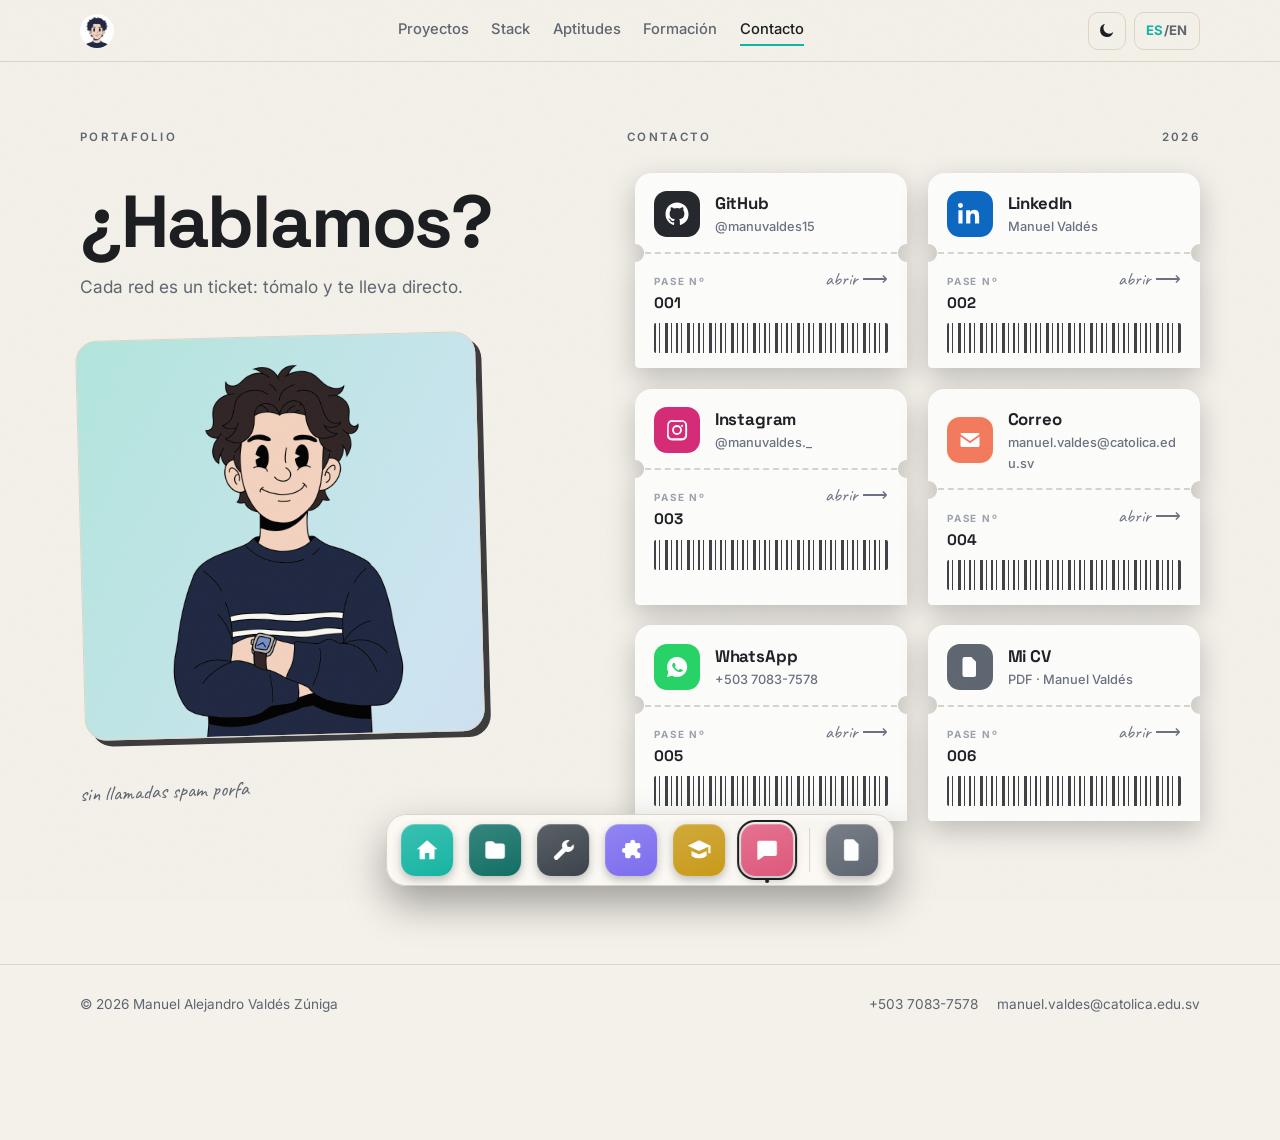
<file: redes.html>
<!DOCTYPE html>
<html lang="es" data-theme="dark">
<head>
  <meta charset="UTF-8" />
  <meta name="viewport" content="width=device-width, initial-scale=1.0" />
  <title>Contacto — Manuel ValDEV</title>
  <meta name="description" content="Contacta a Manuel Valdés: GitHub, LinkedIn, Instagram, correo y teléfono." />
  <link rel="icon" type="image/png" href="assets/animacionRetrato.PNG" />
  <script>
    document.documentElement.dataset.theme =
      localStorage.getItem("valdev-theme") ||
      (matchMedia("(prefers-color-scheme: light)").matches ? "light" : "dark");
  </script>
  <link rel="stylesheet" href="styles/base.css" />
  <link rel="stylesheet" href="styles/redes.css" />
</head>
<body class="redes-page has-dock">

  <header class="site-nav">
    <div class="nav-inner container">
      <a href="index.html" class="brand" aria-label="Inicio — ValDEV"><img class="brand-avatar" src="assets/animacionRetrato.PNG" alt="ValDEV" /></a>
      <nav class="nav-links">
        <a href="proyectos.html" data-i18n="nav.proyectos">Proyectos</a>
        <a href="stack.html" data-i18n="nav.stack">Stack</a>
        <a href="aptitudes.html" data-i18n="nav.aptitudes">Aptitudes</a>
        <a href="certificaciones.html" data-i18n="nav.certs">Formación</a>
        <a href="redes.html" data-i18n="nav.redes">Contacto</a>
      </nav>
      <div class="nav-actions">
        <button id="themeToggle" class="icon-btn" aria-label="Cambiar tema"></button>
        <button id="langToggle" class="lang-toggle" aria-label="Cambiar idioma">
          <span class="lang-opt" data-lang="es">ES</span>/<span class="lang-opt" data-lang="en">EN</span>
        </button>
        <button id="menuBtn" class="icon-btn menu-btn" aria-label="Menú">☰</button>
      </div>
    </div>
  </header>

  <main>
    <section class="contact-stage">
      <div class="stage-labels container">
        <span class="corner-note" data-i18n="r.corner1">portafolio</span>
        <span class="corner-note" data-i18n="r.corner2">contacto</span>
        <span class="corner-note">2026</span>
      </div>

      <div class="contact-grid container">

        <div class="contact-copy">
          <h1 class="contact-title" data-i18n="r.title">¿Hablamos?</h1>
          <p class="contact-sub" data-i18n="r.sub">Cada red es un ticket: tómalo y te lleva directo.</p>

          <div class="avatar-frame">
            <img class="avatar-img" src="assets/animacion.PNG" alt="Avatar de Manuel Valdés" draggable="false" />
          </div>

          <p class="hand-note phone-note" data-i18n="r.hand">sin llamadas spam porfa</p>
        </div>

        <!-- Tickets de contacto, como la referencia del recibo -->
        <div class="tickets">

          <a class="ticket" href="https://github.com/manuvaldes15" target="_blank" rel="noopener">
            <div class="t-top">
              <span class="t-icon" style="--tc:#22262b">
                <svg viewBox="0 0 24 24" aria-hidden="true"><path d="M12 .5C5.65.5.5 5.65.5 12c0 5.08 3.29 9.39 7.86 10.91.58.11.79-.25.79-.56 0-.27-.01-1.17-.02-2.12-3.2.7-3.88-1.36-3.88-1.36-.52-1.33-1.28-1.68-1.28-1.68-1.04-.71.08-.7.08-.7 1.15.08 1.76 1.19 1.76 1.19 1.03 1.76 2.69 1.25 3.35.96.1-.75.4-1.25.72-1.54-2.56-.29-5.25-1.28-5.25-5.7 0-1.26.45-2.29 1.19-3.09-.12-.29-.52-1.46.11-3.05 0 0 .97-.31 3.18 1.18a11.1 11.1 0 0 1 5.8 0c2.2-1.49 3.17-1.18 3.17-1.18.63 1.59.23 2.76.11 3.05.74.8 1.19 1.83 1.19 3.09 0 4.43-2.7 5.41-5.27 5.69.41.35.77 1.05.77 2.12 0 1.53-.01 2.76-.01 3.14 0 .31.21.67.8.56A10.52 10.52 0 0 0 23.5 12C23.5 5.65 18.35.5 12 .5z"/></svg>
              </span>
              <div><h3>GitHub</h3><p>@manuvaldes15</p></div>
            </div>
            <div class="t-perf"></div>
            <div class="t-meta">
              <span><em data-i18n="t.id">Pase Nº</em><strong>001</strong></span>
              <span class="t-go" data-i18n="t.go">abrir ⟶</span>
            </div>
            <div class="t-barcode"></div>
          </a>

          <a class="ticket" href="https://www.linkedin.com/in/manuel-valdés-6a1a63315" target="_blank" rel="noopener">
            <div class="t-top">
              <span class="t-icon" style="--tc:#0a66c2">
                <svg viewBox="0 0 24 24" aria-hidden="true"><path d="M4.98 3.5a2.49 2.49 0 1 1-4.98 0 2.49 2.49 0 0 1 4.98 0zM.4 8.2h4.16V21.5H.4zM8.16 8.2h3.99v1.82h.06c.55-1.05 1.91-2.16 3.94-2.16 4.21 0 4.99 2.77 4.99 6.38v7.26h-4.16v-6.44c0-1.53-.03-3.51-2.14-3.51-2.14 0-2.47 1.67-2.47 3.4v6.55H8.16z"/></svg>
              </span>
              <div><h3>LinkedIn</h3><p>Manuel Valdés</p></div>
            </div>
            <div class="t-perf"></div>
            <div class="t-meta">
              <span><em data-i18n="t.id">Pase Nº</em><strong>002</strong></span>
              <span class="t-go" data-i18n="t.go">abrir ⟶</span>
            </div>
            <div class="t-barcode"></div>
          </a>

          <a class="ticket" href="https://www.instagram.com/manuvaldes._/" target="_blank" rel="noopener">
            <div class="t-top">
              <span class="t-icon" style="--tc:#d62976">
                <svg viewBox="0 0 24 24" aria-hidden="true"><path d="M12 2.2c3.2 0 3.58.01 4.85.07.78.04 1.53.14 2.23.41a4.5 4.5 0 0 1 2.58 2.58c.27.7.37 1.45.41 2.23.06 1.27.07 1.65.07 4.85s-.01 3.58-.07 4.85a6.6 6.6 0 0 1-.41 2.23 4.5 4.5 0 0 1-2.58 2.58c-.7.27-1.45.37-2.23.41-1.27.06-1.65.07-4.85.07s-3.58-.01-4.85-.07a6.6 6.6 0 0 1-2.23-.41 4.5 4.5 0 0 1-2.58-2.58 6.6 6.6 0 0 1-.41-2.23C2.21 15.58 2.2 15.2 2.2 12s.01-3.58.07-4.85c.04-.78.14-1.53.41-2.23a4.5 4.5 0 0 1 2.58-2.58c.7-.27 1.45-.37 2.23-.41C8.42 2.21 8.8 2.2 12 2.2zm0 1.8c-3.15 0-3.5.01-4.74.07-.72.03-1.2.13-1.62.29a2.7 2.7 0 0 0-1.56 1.56c-.16.42-.26.9-.29 1.62C3.73 8.5 3.72 8.85 3.72 12s.01 3.5.07 4.74c.03.72.13 1.2.29 1.62a2.7 2.7 0 0 0 1.56 1.56c.42.16.9.26 1.62.29 1.24.06 1.59.07 4.74.07s3.5-.01 4.74-.07c.72-.03 1.2-.13 1.62-.29a2.7 2.7 0 0 0 1.56-1.56c.16-.42.26-.9.29-1.62.06-1.24.07-1.59.07-4.74s-.01-3.5-.07-4.74c-.03-.72-.13-1.2-.29-1.62a2.7 2.7 0 0 0-1.56-1.56c-.42-.16-.9-.26-1.62-.29C15.5 4.01 15.15 4 12 4zm0 3.1a4.9 4.9 0 1 1 0 9.8 4.9 4.9 0 0 1 0-9.8zm0 1.8a3.1 3.1 0 1 0 0 6.2 3.1 3.1 0 0 0 0-6.2zm5.1-2.2a1.15 1.15 0 1 1 0 2.3 1.15 1.15 0 0 1 0-2.3z"/></svg>
              </span>
              <div><h3>Instagram</h3><p>@manuvaldes._</p></div>
            </div>
            <div class="t-perf"></div>
            <div class="t-meta">
              <span><em data-i18n="t.id">Pase Nº</em><strong>003</strong></span>
              <span class="t-go" data-i18n="t.go">abrir ⟶</span>
            </div>
            <div class="t-barcode"></div>
          </a>

          <a class="ticket" href="mailto:manuel.valdes@catolica.edu.sv">
            <div class="t-top">
              <span class="t-icon" style="--tc:#f4795b">
                <svg viewBox="0 0 24 24" aria-hidden="true"><path d="M3.8 5h16.4c.7 0 1.3.6 1.3 1.3L12 13 2.5 6.3C2.5 5.6 3.1 5 3.8 5zm-1.3 3.4L12 15.2l9.5-6.8v9.1c0 .8-.7 1.5-1.5 1.5H4c-.8 0-1.5-.7-1.5-1.5z"/></svg>
              </span>
              <div><h3 data-i18n="r.a.mail">Correo</h3><p>manuel.valdes@catolica.edu.sv</p></div>
            </div>
            <div class="t-perf"></div>
            <div class="t-meta">
              <span><em data-i18n="t.id">Pase Nº</em><strong>004</strong></span>
              <span class="t-go" data-i18n="t.go">abrir ⟶</span>
            </div>
            <div class="t-barcode"></div>
          </a>

          <a class="ticket" href="https://wa.me/50370837578" target="_blank" rel="noopener">
            <div class="t-top">
              <span class="t-icon" style="--tc:#25d366">
                <svg viewBox="0 0 24 24" aria-hidden="true"><path d="M12 2a10 10 0 0 0-8.66 15L2 22l5.15-1.34A10 10 0 1 0 12 2zm4.9 13.9c-.2.57-1.17 1.1-1.62 1.13-.44.04-.86.2-2.9-.6-2.45-.96-4-3.47-4.12-3.63-.12-.16-1-1.33-1-2.53 0-1.2.63-1.8.86-2.04.22-.25.5-.31.66-.31l.47.01c.15 0 .36-.06.56.43l.72 1.75c.06.13.1.28.02.44l-.29.44-.41.45c-.13.13-.27.28-.12.54.15.27.68 1.13 1.47 1.83 1.01.9 1.87 1.18 2.13 1.31.27.14.42.12.58-.07l.87-1.02c.2-.26.37-.2.62-.12l1.99.94c.29.14.48.21.55.33.07.12.07.68-.13 1.25z"/></svg>
              </span>
              <div><h3>WhatsApp</h3><p>+503 7083-7578</p></div>
            </div>
            <div class="t-perf"></div>
            <div class="t-meta">
              <span><em data-i18n="t.id">Pase Nº</em><strong>005</strong></span>
              <span class="t-go" data-i18n="t.go">abrir ⟶</span>
            </div>
            <div class="t-barcode"></div>
          </a>

          <a class="ticket" href="assets/Manuel_Valdes_CV.pdf" download>
            <div class="t-top">
              <span class="t-icon" style="--tc:#5d6570">
                <svg viewBox="0 0 24 24" aria-hidden="true"><path d="M6.5 2h6.8L18 6.7V20a2 2 0 0 1-2 2H6.5a2 2 0 0 1-2-2V4a2 2 0 0 1 2-2zM12 9v6.1l2.1-2.1 1.4 1.4-4.5 4.5-4.5-4.5 1.4-1.4L10 15.1V9z"/></svg>
              </span>
              <div><h3 data-i18n="r.a.cv">Mi CV</h3><p>PDF · Manuel Valdés</p></div>
            </div>
            <div class="t-perf"></div>
            <div class="t-meta">
              <span><em data-i18n="t.id">Pase Nº</em><strong>006</strong></span>
              <span class="t-go" data-i18n="t.go">abrir ⟶</span>
            </div>
            <div class="t-barcode"></div>
          </a>

        </div>
      </div>

    </section>
  </main>

  <!-- Dock global de navegación -->
  <nav class="dock" id="dock" aria-label="Navegación rápida">
    <a class="dock-item" href="index.html" style="--di:#0fb5a3">
      <span class="dock-tip" data-i18n="dock.home">Inicio</span>
      <svg class="di" viewBox="0 0 24 24" aria-hidden="true"><path d="M12 3 2.5 11.2h2.6v8.3a1 1 0 0 0 1 1H10v-5.8h4v5.8h3.9a1 1 0 0 0 1-1v-8.3h2.6z"/></svg>
    </a>
    <a class="dock-item" href="proyectos.html" style="--di:#0c6e64">
      <span class="dock-tip" data-i18n="dock.proyectos">Proyectos</span>
      <svg class="di" viewBox="0 0 24 24" aria-hidden="true"><path d="M3 6.5A2.5 2.5 0 0 1 5.5 4h3.9a2 2 0 0 1 1.42.59L12.2 6h6.3A2.5 2.5 0 0 1 21 8.5v9a2.5 2.5 0 0 1-2.5 2.5h-13A2.5 2.5 0 0 1 3 17.5z"/></svg>
    </a>
    <a class="dock-item" href="stack.html" style="--di:#3a4149">
      <span class="dock-tip" data-i18n="dock.stack">Stack técnico</span>
      <svg class="di" viewBox="0 0 24 24" aria-hidden="true"><path d="M21.6 6.6a5.3 5.3 0 0 1-7.1 6.7l-7 7a2.2 2.2 0 1 1-3.1-3.1l7-7a5.3 5.3 0 0 1 6.7-7.1l-2.9 2.9.8 2.7 2.7.8z"/></svg>
    </a>
    <a class="dock-item" href="aptitudes.html" style="--di:#7c6cf0">
      <span class="dock-tip" data-i18n="dock.aptitudes">Aptitudes</span>
      <svg class="di" viewBox="0 0 24 24" aria-hidden="true"><path d="M13.5 2.5a2.25 2.25 0 0 0-2.25 2.25v.75H8A1.5 1.5 0 0 0 6.5 7v3.25h-.75a2.25 2.25 0 1 0 0 4.5h.75V18A1.5 1.5 0 0 0 8 19.5h3.25v-.75a2.25 2.25 0 1 1 4.5 0v.75H19a1.5 1.5 0 0 0 1.5-1.5v-3.25h-.75a2.25 2.25 0 1 1 0-4.5h.75V7A1.5 1.5 0 0 0 19 5.5h-3.25v-.75A2.25 2.25 0 0 0 13.5 2.5z"/></svg>
    </a>
    <a class="dock-item" href="certificaciones.html" style="--di:#c99a12">
      <span class="dock-tip" data-i18n="dock.certs">Formación</span>
      <svg class="di" viewBox="0 0 24 24" aria-hidden="true"><path d="M12 3 1.5 8 12 13l8.5-4.05V15h2V8zM5 12.9v3.6c0 1.6 3.1 3 7 3s7-1.4 7-3v-3.6l-7 3.3z"/></svg>
    </a>
    <a class="dock-item" href="redes.html" style="--di:#e0567c">
      <span class="dock-tip" data-i18n="dock.redes">Contacto</span>
      <svg class="di" viewBox="0 0 24 24" aria-hidden="true"><path d="M4.5 3.5h15A1.5 1.5 0 0 1 21 5v11a1.5 1.5 0 0 1-1.5 1.5H9.2L4.4 21A.9.9 0 0 1 3 20.3V5a1.5 1.5 0 0 1 1.5-1.5z"/></svg>
    </a>
    <span class="dock-sep"></span>
    <a class="dock-item" href="assets/Manuel_Valdes_CV.pdf" download style="--di:#5d6570">
      <span class="dock-tip" data-i18n="dock.cv">Descargar CV</span>
      <svg class="di" viewBox="0 0 24 24" aria-hidden="true"><path d="M6.5 2h6.8L18 6.7V20a2 2 0 0 1-2 2H6.5a2 2 0 0 1-2-2V4a2 2 0 0 1 2-2zM12 9v6.1l2.1-2.1 1.4 1.4-4.5 4.5-4.5-4.5 1.4-1.4L10 15.1V9z"/></svg>
    </a>
  </nav>

  <footer class="site-footer">
    <div class="container footer-inner">
      <p>© <span class="year"></span> Manuel Alejandro Valdés Zúniga</p>
      <div class="footer-contact">
        <a href="tel:+50370837578">+503 7083-7578</a>
        <a href="mailto:manuel.valdes@catolica.edu.sv">manuel.valdes@catolica.edu.sv</a>
      </div>
    </div>
  </footer>

  <script src="js/i18n.js"></script>
  <script src="js/shared.js"></script>
  <script>
    // Mide dónde queda la línea perforada de cada ticket y se lo pasa al CSS
    // (--perf-y) para que las muescas recortadas caigan exactamente sobre ella.
    (function placeNotches() {
      const tickets = document.querySelectorAll(".ticket");
      if (!tickets.length) return;
      function place(t) {
        const perf = t.querySelector(".t-perf");
        if (perf) t.style.setProperty("--perf-y", `${perf.offsetTop + 1}px`);
      }
      const ro = new ResizeObserver((entries) => entries.forEach((e) => place(e.target)));
      tickets.forEach((t) => { place(t); ro.observe(t); });
    })();
  </script>
</body>
</html>
</file>
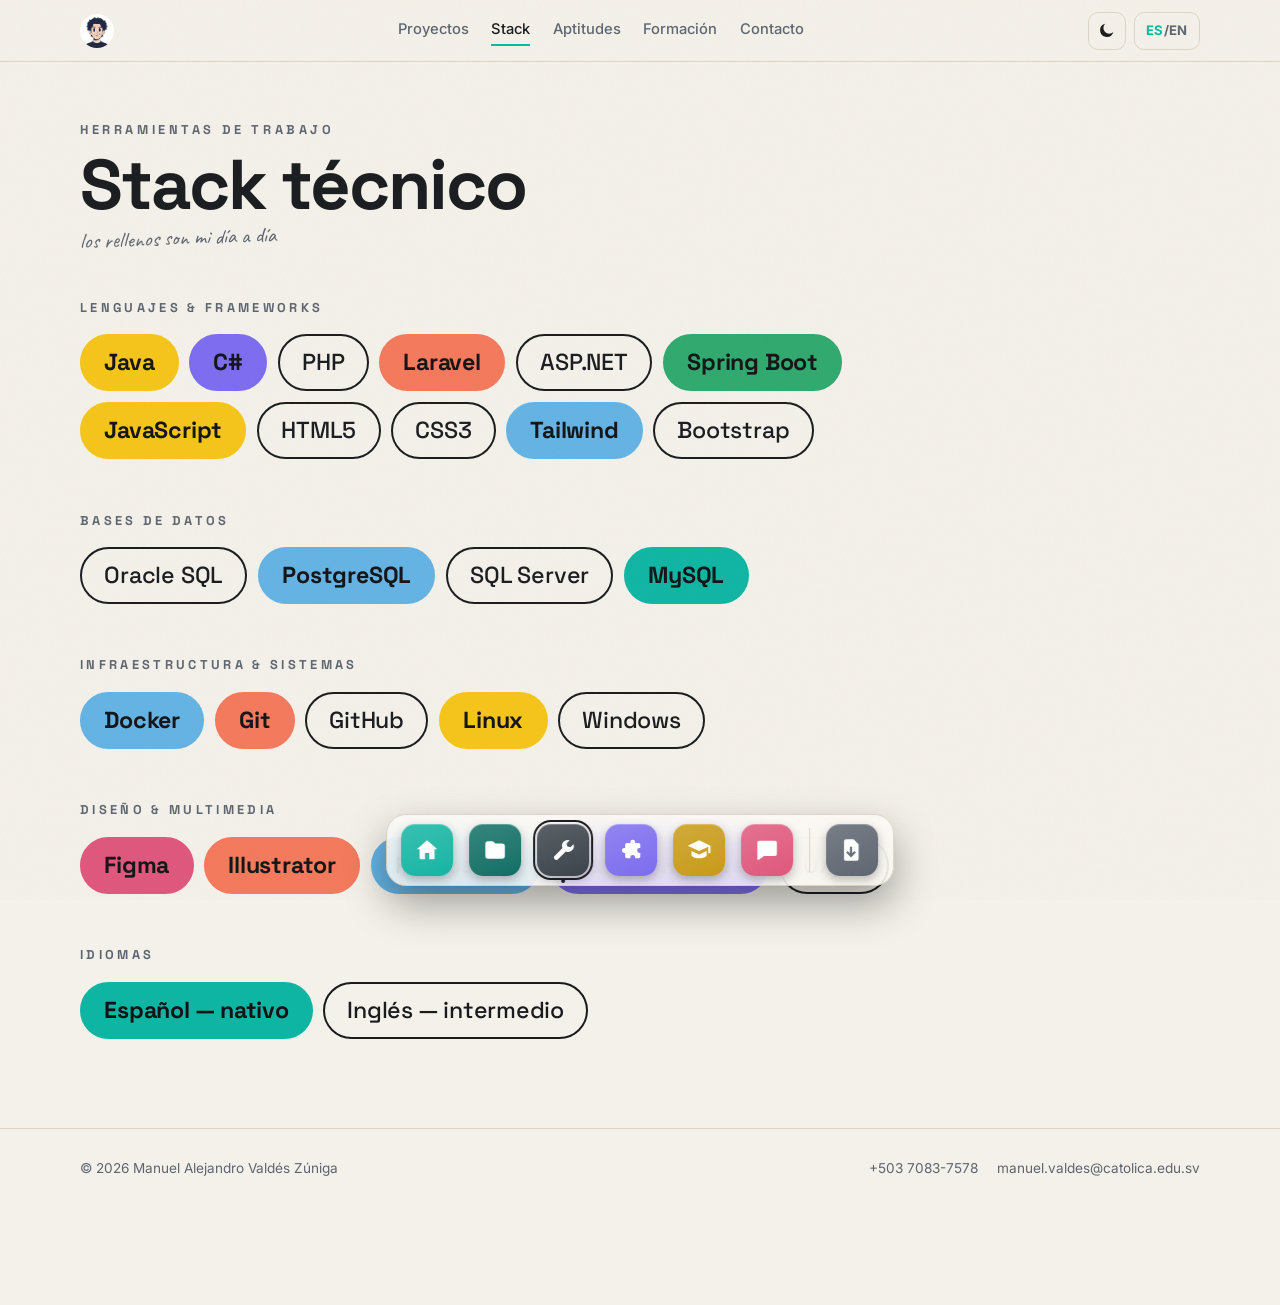
<file: stack.html>
<!DOCTYPE html>
<html lang="es" data-theme="dark">
<head>
  <meta charset="UTF-8" />
  <meta name="viewport" content="width=device-width, initial-scale=1.0" />
  <title>Stack técnico — Manuel ValDEV</title>
  <meta name="description" content="Stack técnico de Manuel Valdés: Java, Laravel, Spring Boot, PostgreSQL, Docker y más." />
  <link rel="icon" type="image/png" href="assets/animacionRetrato.PNG" />
  <script>
    document.documentElement.dataset.theme =
      localStorage.getItem("valdev-theme") ||
      (matchMedia("(prefers-color-scheme: light)").matches ? "light" : "dark");
  </script>
  <link rel="stylesheet" href="styles/base.css" />
  <link rel="stylesheet" href="styles/stack.css" />
</head>
<body class="stack-page has-dock">

  <header class="site-nav">
    <div class="nav-inner container">
      <a href="index.html" class="brand" aria-label="Inicio — ValDEV"><img class="brand-avatar" src="assets/animacionRetrato.PNG" alt="ValDEV" /></a>
      <nav class="nav-links">
        <a href="proyectos.html" data-i18n="nav.proyectos">Proyectos</a>
        <a href="stack.html" data-i18n="nav.stack">Stack</a>
        <a href="aptitudes.html" data-i18n="nav.aptitudes">Aptitudes</a>
        <a href="certificaciones.html" data-i18n="nav.certs">Formación</a>
        <a href="redes.html" data-i18n="nav.redes">Contacto</a>
      </nav>
      <div class="nav-actions">
        <button id="themeToggle" class="icon-btn" aria-label="Cambiar tema"></button>
        <button id="langToggle" class="lang-toggle" aria-label="Cambiar idioma">
          <span class="lang-opt" data-lang="es">ES</span>/<span class="lang-opt" data-lang="en">EN</span>
        </button>
        <button id="menuBtn" class="icon-btn menu-btn" aria-label="Menú">☰</button>
      </div>
    </div>
  </header>

  <main>
    <div class="container">
      <div class="page-head">
        <p class="page-kicker" data-i18n="s.kicker">Herramientas de trabajo</p>
        <h1 class="page-title" data-i18n="s.title">Stack técnico</h1>
        <p class="hand-note" data-i18n="s.note">los rellenos son mi día a día</p>
      </div>

      <section class="pill-group reveal">
        <h2 data-i18n="s.g1">Lenguajes &amp; Frameworks</h2>
        <ul class="pills">
          <li class="fill" style="--pc:#f5c518; --i:0">Java</li>
          <li class="fill" style="--pc:#7c6cf0; --i:1">C#</li>
          <li style="--i:2">PHP</li>
          <li class="fill" style="--pc:#f4795b; --i:3">Laravel</li>
          <li style="--i:4">ASP.NET</li>
          <li class="fill" style="--pc:#2fa96e; --i:5">Spring Boot</li>
          <li class="fill" style="--pc:#f5c518; --i:6">JavaScript</li>
          <li style="--i:7">HTML5</li>
          <li style="--i:8">CSS3</li>
          <li class="fill" style="--pc:#63b3e4; --i:9">Tailwind</li>
          <li style="--i:10">Bootstrap</li>
        </ul>
      </section>

      <section class="pill-group reveal">
        <h2 data-i18n="s.g2">Bases de datos</h2>
        <ul class="pills">
          <li style="--i:0">Oracle SQL</li>
          <li class="fill" style="--pc:#63b3e4; --i:1">PostgreSQL</li>
          <li style="--i:2">SQL Server</li>
          <li class="fill" style="--pc:#0fb5a3; --i:3">MySQL</li>
        </ul>
      </section>

      <section class="pill-group reveal">
        <h2 data-i18n="s.g3">Infraestructura &amp; Sistemas</h2>
        <ul class="pills">
          <li class="fill" style="--pc:#63b3e4; --i:0">Docker</li>
          <li class="fill" style="--pc:#f4795b; --i:1">Git</li>
          <li style="--i:2">GitHub</li>
          <li class="fill" style="--pc:#f5c518; --i:3">Linux</li>
          <li style="--i:4">Windows</li>
        </ul>
      </section>

      <section class="pill-group reveal">
        <h2 data-i18n="s.g4">Diseño &amp; Multimedia</h2>
        <ul class="pills">
          <li class="fill" style="--pc:#e0567c; --i:0">Figma</li>
          <li class="fill" style="--pc:#f4795b; --i:1">Illustrator</li>
          <li class="fill" style="--pc:#63b3e4; --i:2">Photoshop</li>
          <li class="fill" style="--pc:#7c6cf0; --i:3">DaVinci Resolve</li>
          <li style="--i:4">UX/UI</li>
        </ul>
      </section>

      <section class="pill-group reveal">
        <h2 data-i18n="s.langs">Idiomas</h2>
        <ul class="pills">
          <li class="fill" style="--pc:#0fb5a3; --i:0" data-i18n="s.es">Español — nativo</li>
          <li style="--i:1" data-i18n="s.en">Inglés — intermedio</li>
        </ul>
      </section>
    </div>
  </main>

  <!-- Dock global de navegación -->
  <nav class="dock" id="dock" aria-label="Navegación rápida">
    <a class="dock-item" href="index.html" style="--di:#0fb5a3">
      <span class="dock-tip" data-i18n="dock.home">Inicio</span>
      <svg class="di" viewBox="0 0 24 24" aria-hidden="true"><path d="M12 3 2.5 11.2h2.6v8.3a1 1 0 0 0 1 1H10v-5.8h4v5.8h3.9a1 1 0 0 0 1-1v-8.3h2.6z"/></svg>
    </a>
    <a class="dock-item" href="proyectos.html" style="--di:#0c6e64">
      <span class="dock-tip" data-i18n="dock.proyectos">Proyectos</span>
      <svg class="di" viewBox="0 0 24 24" aria-hidden="true"><path d="M3 6.5A2.5 2.5 0 0 1 5.5 4h3.9a2 2 0 0 1 1.42.59L12.2 6h6.3A2.5 2.5 0 0 1 21 8.5v9a2.5 2.5 0 0 1-2.5 2.5h-13A2.5 2.5 0 0 1 3 17.5z"/></svg>
    </a>
    <a class="dock-item" href="stack.html" style="--di:#3a4149">
      <span class="dock-tip" data-i18n="dock.stack">Stack técnico</span>
      <svg class="di" viewBox="0 0 24 24" aria-hidden="true"><path d="M21.6 6.6a5.3 5.3 0 0 1-7.1 6.7l-7 7a2.2 2.2 0 1 1-3.1-3.1l7-7a5.3 5.3 0 0 1 6.7-7.1l-2.9 2.9.8 2.7 2.7.8z"/></svg>
    </a>
    <a class="dock-item" href="aptitudes.html" style="--di:#7c6cf0">
      <span class="dock-tip" data-i18n="dock.aptitudes">Aptitudes</span>
      <svg class="di" viewBox="0 0 24 24" aria-hidden="true"><path d="M13.5 2.5a2.25 2.25 0 0 0-2.25 2.25v.75H8A1.5 1.5 0 0 0 6.5 7v3.25h-.75a2.25 2.25 0 1 0 0 4.5h.75V18A1.5 1.5 0 0 0 8 19.5h3.25v-.75a2.25 2.25 0 1 1 4.5 0v.75H19a1.5 1.5 0 0 0 1.5-1.5v-3.25h-.75a2.25 2.25 0 1 1 0-4.5h.75V7A1.5 1.5 0 0 0 19 5.5h-3.25v-.75A2.25 2.25 0 0 0 13.5 2.5z"/></svg>
    </a>
    <a class="dock-item" href="certificaciones.html" style="--di:#c99a12">
      <span class="dock-tip" data-i18n="dock.certs">Formación</span>
      <svg class="di" viewBox="0 0 24 24" aria-hidden="true"><path d="M12 3 1.5 8 12 13l8.5-4.05V15h2V8zM5 12.9v3.6c0 1.6 3.1 3 7 3s7-1.4 7-3v-3.6l-7 3.3z"/></svg>
    </a>
    <a class="dock-item" href="redes.html" style="--di:#e0567c">
      <span class="dock-tip" data-i18n="dock.redes">Contacto</span>
      <svg class="di" viewBox="0 0 24 24" aria-hidden="true"><path d="M4.5 3.5h15A1.5 1.5 0 0 1 21 5v11a1.5 1.5 0 0 1-1.5 1.5H9.2L4.4 21A.9.9 0 0 1 3 20.3V5a1.5 1.5 0 0 1 1.5-1.5z"/></svg>
    </a>
    <span class="dock-sep"></span>
    <a class="dock-item" href="assets/Manuel_Valdes_CV.pdf" download style="--di:#5d6570">
      <span class="dock-tip" data-i18n="dock.cv">Descargar CV</span>
      <svg class="di" viewBox="0 0 24 24" aria-hidden="true"><path d="M6.5 2h6.8L18 6.7V20a2 2 0 0 1-2 2H6.5a2 2 0 0 1-2-2V4a2 2 0 0 1 2-2zM12 9v6.1l2.1-2.1 1.4 1.4-4.5 4.5-4.5-4.5 1.4-1.4L10 15.1V9z" fill-rule="evenodd"/></svg>
    </a>
  </nav>

  <footer class="site-footer">
    <div class="container footer-inner">
      <p>© <span class="year"></span> Manuel Alejandro Valdés Zúniga</p>
      <div class="footer-contact">
        <a href="tel:+50370837578">+503 7083-7578</a>
        <a href="mailto:manuel.valdes@catolica.edu.sv">manuel.valdes@catolica.edu.sv</a>
      </div>
    </div>
  </footer>

  <script src="js/i18n.js"></script>
  <script src="js/shared.js"></script>
</body>
</html>
</file>
<file: styles/base.css>
/* ==========================================================================
   ValDEV — base compartida: temas claro/oscuro, tipografía, nav, footer.
   Cada página tiene además su propia hoja en styles/<pagina>.css
   ========================================================================== */

@import url('https://fonts.googleapis.com/css2?family=Space+Grotesk:wght@400;500;700&family=Inter:wght@400;500;600;700;800&family=Caveat:wght@600;700&display=swap');

/* ---------- Temas ---------- */

:root {
  /* Acentos tomados de las imágenes de referencia */
  --teal: #0fb5a3;
  --teal-deep: #0c6e64;
  --yellow: #f5c518;
  --violet: #7c6cf0;
  --lilac: #b7aef2;
  --coral: #f4795b;
  --green: #2fa96e;
  --pink: #e0567c;
  --sky: #63b3e4;

  --font-display: "Space Grotesk", system-ui, sans-serif;
  --font-body: "Inter", system-ui, sans-serif;
  --font-hand: "Caveat", cursive;

  --radius: 16px;
  --nav-h: 62px;
}

html[data-theme="dark"] {
  --bg: #101214;
  --bg-2: #16191c;
  --card: #1b1f23;
  --line: #2b3138;
  --ink: #f1eee7;
  --ink-dim: #98a1ab;
  --shadow-hard: 6px 6px 0 rgba(0, 0, 0, 0.55);
  color-scheme: dark;
}

html[data-theme="light"] {
  --bg: #f4f1ea;
  --bg-2: #ece7dc;
  --card: #fffdf8;
  --line: #dcd5c5;
  --ink: #191b1e;
  --ink-dim: #5d6570;
  --shadow-hard: 6px 6px 0 rgba(25, 27, 30, 0.85);
  color-scheme: light;
}

/* ---------- Base ---------- */

* { margin: 0; padding: 0; box-sizing: border-box; }

html { scroll-behavior: smooth; }

body {
  font-family: var(--font-body);
  background: var(--bg);
  color: var(--ink);
  line-height: 1.6;
  overflow-x: hidden;
  min-height: 100svh;
  transition: background-color 0.35s ease, color 0.35s ease;
}

/* Grano sutil sobre todo el sitio: quita el look "plano de plantilla" */
body::after {
  content: "";
  position: fixed;
  inset: 0;
  z-index: 999;
  pointer-events: none;
  opacity: 0.045;
  background-image: url("data:image/svg+xml,%3Csvg xmlns='http://www.w3.org/2000/svg' width='140' height='140'%3E%3Cfilter id='n'%3E%3CfeTurbulence type='fractalNoise' baseFrequency='0.9' numOctaves='2'/%3E%3C/filter%3E%3Crect width='100%25' height='100%25' filter='url(%23n)'/%3E%3C/svg%3E");
}

img { max-width: 100%; display: block; }
a { color: inherit; text-decoration: none; }
ul, ol { list-style: none; }
button { font: inherit; color: inherit; background: none; border: none; cursor: pointer; }

::selection { background: var(--yellow); color: #191b1e; }

h1, h2, h3, .display { font-family: var(--font-display); }

.container { width: min(1120px, 100% - 2.5rem); margin-inline: auto; }

main { animation: page-in 0.55s cubic-bezier(0.22, 1, 0.36, 1) both; }

@keyframes page-in {
  from { opacity: 0; transform: translateY(14px); }
  to { opacity: 1; transform: none; }
}

/* Nota manuscrita reutilizable (toque humano) */
.hand-note {
  font-family: var(--font-hand);
  font-size: 1.35rem;
  color: var(--ink-dim);
  rotate: -2deg;
  display: inline-block;
}

/* ---------- Nav ---------- */

.site-nav {
  position: sticky;
  top: 0;
  z-index: 100;
  height: var(--nav-h);
  background: color-mix(in srgb, var(--bg) 82%, transparent);
  backdrop-filter: blur(14px);
  border-bottom: 1px solid var(--line);
}

.nav-inner {
  height: 100%;
  display: flex;
  align-items: center;
  justify-content: space-between;
  gap: 1rem;
}

.brand {
  font-family: var(--font-display);
  font-weight: 700;
  font-size: 1.3rem;
  letter-spacing: -0.01em;
}

.brand span { color: var(--teal); }

.nav-links {
  display: none;
  align-items: center;
  gap: 1.4rem;
}

.nav-links a {
  font-size: 0.92rem;
  font-weight: 500;
  color: var(--ink-dim);
  padding-block: 0.2rem;
  border-bottom: 2px solid transparent;
  transition: color 0.2s, border-color 0.2s;
}

.nav-links a:hover { color: var(--ink); }
.nav-links a.active { color: var(--ink); border-color: var(--teal); }

.nav-actions { display: flex; align-items: center; gap: 0.5rem; }

.icon-btn {
  width: 38px;
  height: 38px;
  display: grid;
  place-items: center;
  border: 1px solid var(--line);
  border-radius: 10px;
  font-size: 1.05rem;
  transition: border-color 0.2s, transform 0.2s, background 0.2s;
}

.icon-btn:hover { border-color: var(--teal); transform: translateY(-1px); }
.icon-btn:active { transform: scale(0.94); }

.lang-toggle {
  height: 38px;
  border: 1px solid var(--line);
  border-radius: 10px;
  padding-inline: 0.7rem;
  font-size: 0.82rem;
  font-weight: 700;
  color: var(--ink-dim);
  letter-spacing: 0.03em;
  transition: border-color 0.2s;
}

.lang-toggle:hover { border-color: var(--teal); }
.lang-toggle .lang-opt.active { color: var(--teal); }

.menu-btn { display: grid; }

/* Menú móvil desplegable */
.nav-links.open {
  display: flex;
  position: absolute;
  top: var(--nav-h);
  left: 0;
  right: 0;
  flex-direction: column;
  align-items: flex-start;
  gap: 0;
  background: var(--bg);
  border-bottom: 1px solid var(--line);
  padding: 0.5rem 1.4rem 1rem;
}

.nav-links.open a { padding-block: 0.6rem; font-size: 1.05rem; width: 100%; }

/* ---------- Footer ---------- */

.site-footer {
  border-top: 1px solid var(--line);
  padding-block: 1.8rem;
  margin-top: 4rem;
}

.footer-inner {
  display: flex;
  flex-wrap: wrap;
  gap: 0.8rem 2rem;
  justify-content: space-between;
  align-items: center;
  color: var(--ink-dim);
  font-size: 0.85rem;
}

.footer-contact { display: flex; flex-wrap: wrap; gap: 1.2rem; }
.footer-contact a:hover { color: var(--teal); }

/* ---------- Utilidades ---------- */

.reveal {
  opacity: 0;
  transform: translateY(26px);
  transition: opacity 0.7s ease, transform 0.7s cubic-bezier(0.22, 1, 0.36, 1);
  transition-delay: var(--rd, 0s);
}

.reveal.visible { opacity: 1; transform: none; }

.page-head { padding-block: 3.6rem 1rem; }

.page-kicker {
  font-family: var(--font-display);
  font-size: 0.8rem;
  font-weight: 700;
  letter-spacing: 0.28em;
  text-transform: uppercase;
  color: var(--ink-dim);
}

.page-title {
  font-size: clamp(2.4rem, 7vw, 4.4rem);
  font-weight: 700;
  letter-spacing: -0.03em;
  line-height: 1.02;
  margin-top: 0.6rem;
}

.corner-note {
  font-size: 0.72rem;
  font-weight: 600;
  letter-spacing: 0.2em;
  text-transform: uppercase;
  color: var(--ink-dim);
}

@media (min-width: 860px) {
  .nav-links { display: flex; }
  .menu-btn { display: none; }
}

@media (prefers-reduced-motion: reduce) {
  html { scroll-behavior: auto; }
  main { animation: none; }
  .reveal { opacity: 1; transform: none; transition: none; }
}

/* ==========================================================================
   Dock global (visible en todas las páginas) + iconos SVG sólidos
   ========================================================================== */

body.has-dock { padding-bottom: 96px; }

.brand { display: inline-flex; align-items: center; gap: 0.5rem; }

.brand-avatar {
  width: 34px;
  height: 34px;
  border-radius: 50%;
  background: var(--teal);
  object-fit: cover;
  transition: rotate 0.3s cubic-bezier(0.34, 1.56, 0.64, 1);
}

.brand:hover .brand-avatar { rotate: -10deg; }

.icon-btn svg { width: 19px; height: 19px; display: block; }

.dock {
  position: fixed;
  bottom: 14px;
  left: 50%;
  transform: translateX(-50%);
  z-index: 90;
  display: flex;
  align-items: flex-end;
  gap: 1rem; /* separación amplia: al magnificar, los iconos no se tocan */
  padding: 0.55rem 0.9rem;
  border-radius: 20px;
  background: color-mix(in srgb, var(--card) 80%, transparent);
  border: 1px solid var(--line);
  backdrop-filter: blur(16px);
  box-shadow: 0 18px 40px rgba(0, 0, 0, 0.35);
}

.dock-item {
  position: relative;
  width: 52px;
  height: 52px;
  display: grid;
  place-items: center;
  border-radius: 14px;
  background: linear-gradient(160deg, color-mix(in srgb, var(--di) 84%, white), var(--di));
  box-shadow: inset 0 1px 0 rgba(255, 255, 255, 0.25), 0 4px 10px rgba(0, 0, 0, 0.25);
  transform-origin: bottom center;
  scale: var(--s, 1);
  transition: scale 0.12s ease-out;
  will-change: scale;
}

.dock-item .di { width: 26px; height: 26px; fill: #fff; }

.dock-avatar {
  width: 40px;
  height: 40px;
  border-radius: 50%;
  object-fit: cover;
  background: rgba(255, 255, 255, 0.85);
}

.dock-item.current { outline: 2px solid var(--ink); outline-offset: 2px; }

/* puntito de "app abierta" bajo la página actual, como en macOS */
.dock-item.current::after {
  content: "";
  position: absolute;
  bottom: -7px;
  left: 50%;
  translate: -50%;
  width: 4px;
  height: 4px;
  border-radius: 50%;
  background: var(--ink);
}

.dock-sep {
  width: 1px;
  align-self: stretch;
  margin-block: 4px;
  background: var(--line);
}

.dock-tip {
  position: absolute;
  bottom: calc(100% + 10px);
  left: 50%;
  translate: -50% 4px;
  white-space: nowrap;
  font-size: 0.72rem;
  font-weight: 600;
  font-family: var(--font-body);
  color: var(--ink);
  background: var(--card);
  border: 1px solid var(--line);
  padding: 0.22rem 0.6rem;
  border-radius: 8px;
  opacity: 0;
  pointer-events: none;
  transition: opacity 0.18s, translate 0.18s;
}

.dock-item:hover .dock-tip { opacity: 1; translate: -50% 0; }

@media (max-width: 520px) {
  .dock { gap: 0.55rem; padding: 0.45rem 0.65rem; }
  .dock-item { width: 42px; height: 42px; border-radius: 12px; }
  .dock-item .di { width: 21px; height: 21px; }
  .dock-avatar { width: 32px; height: 32px; }
  body.has-dock { padding-bottom: 82px; }
}

@media (max-width: 380px) {
  .dock-item { width: 38px; height: 38px; }
}
</file>
<file: styles/index.css>
/* ==========================================================================
   Inicio — collage con gafete colgante, tarjetas flotantes y dock.
   Referencias: "idea landing page.jpg" y "coreccion de mi apellido.jpg"
   ========================================================================== */

.hero-stage {
  position: relative;
  min-height: calc(100svh - var(--nav-h) - 96px);
  display: flex;
  align-items: center;
}

.stage-corner { position: absolute; top: 1.2rem; display: none; }
.stage-corner.tl { left: 1.6rem; }
.stage-corner.tr { right: 1.6rem; }

/* ---------- Texto principal ---------- */

.hero {
  display: grid;
  grid-template-columns: 1fr;
  align-items: center;
  gap: 3rem;
  padding-block: 3rem 4rem;
  position: relative;
  z-index: 5;
}

.hero-greeting {
  font-family: var(--font-display);
  color: var(--teal);
  font-size: 1.05rem;
  font-weight: 500;
}

.hero-greeting::before { content: "{ "; opacity: 0.5; }
.hero-greeting::after { content: " }"; opacity: 0.5; }

.hero-name {
  font-size: clamp(2.5rem, 8vw, 4.6rem);
  font-weight: 700;
  line-height: 1.05;
  letter-spacing: -0.035em;
  margin-top: 0.4rem;
}

.dev-wrap { position: relative; display: inline-block; }

.dev {
  color: var(--teal);
  background: color-mix(in srgb, var(--teal) 14%, transparent);
  padding-inline: 0.08em;
  border-radius: 0.1em;
  text-decoration: underline wavy var(--coral) 3px;
  text-underline-offset: 8px;
}

.dev-tooltip {
  position: absolute;
  top: calc(100% + 16px);
  left: 50%;
  transform: translateX(-50%);
  white-space: nowrap;
  background: var(--card);
  border: 1px solid var(--line);
  color: var(--ink-dim);
  font-family: var(--font-body);
  font-size: 0.85rem;
  font-weight: 500;
  letter-spacing: 0;
  padding: 0.4rem 0.9rem;
  border-radius: 999px;
  box-shadow: 0 10px 26px rgba(0, 0, 0, 0.25);
  animation: tooltip-float 3.2s ease-in-out infinite;
}

.dev-tooltip::before {
  content: "";
  position: absolute;
  top: -5.5px;
  left: 50%;
  transform: translateX(-50%) rotate(45deg);
  width: 10px;
  height: 10px;
  background: var(--card);
  border-left: 1px solid var(--line);
  border-top: 1px solid var(--line);
}

@keyframes tooltip-float {
  0%, 100% { transform: translateX(-50%) translateY(0); }
  50% { transform: translateX(-50%) translateY(5px); }
}

.hero-role {
  margin-top: 2.3rem;
  font-size: clamp(1.05rem, 3vw, 1.35rem);
  font-weight: 500;
  color: var(--ink-dim);
}

.hero-tagline {
  margin-top: 0.8rem;
  max-width: 30rem;
  color: var(--ink-dim);
  font-size: 1rem;
}

.hero-cta { margin-top: 1.9rem; display: flex; flex-wrap: wrap; gap: 0.8rem; }

.btn {
  font-family: var(--font-display);
  font-weight: 700;
  font-size: 0.95rem;
  padding: 0.72rem 1.5rem;
  border-radius: 12px;
  transition: transform 0.2s, box-shadow 0.2s, background 0.2s;
}

.btn:hover { transform: translateY(-2px); }
.btn:active { transform: scale(0.97); }

.btn-solid {
  background: var(--teal);
  color: #06231f;
  box-shadow: var(--shadow-hard);
}

.btn-line { border: 2px solid var(--ink); }
.btn-line:hover { background: var(--ink); color: var(--bg); }

/* ---------- Tarjetas flotantes ---------- */

.float-card {
  position: absolute;
  left: var(--fx);
  top: var(--fy);
  z-index: 2;
  display: none;
  flex-direction: column;
  gap: 0.35rem;
  rotate: var(--fr);
  animation: card-bob 5.5s ease-in-out var(--delay) infinite;
  transition: scale 0.25s;
}

.float-card:hover { scale: 1.12; z-index: 6; }

.float-card > span:last-child {
  font-size: 0.68rem;
  font-weight: 700;
  letter-spacing: 0.12em;
  text-transform: uppercase;
  color: var(--ink-dim);
  text-align: center;
}

/* Miniatura con forma de carpeta: pestaña arriba + frente iluminado */
.float-thumb {
  position: relative;
  width: 66px;
  height: 46px;
  margin-inline: auto;
  margin-top: 7px; /* deja espacio a la pestaña */
  border-radius: 4px 9px 9px 9px;
  background: linear-gradient(135deg, var(--g1), var(--g2));
  box-shadow: 0 8px 20px rgba(0, 0, 0, 0.3);
}

.float-thumb::before {
  /* pestaña de la carpeta */
  content: "";
  position: absolute;
  top: -7px;
  left: 0;
  width: 28px;
  height: 9px;
  border-radius: 5px 8px 0 0;
  background: var(--g1);
}

.float-thumb::after {
  /* frente de la carpeta, un poco más claro para dar profundidad */
  content: "";
  position: absolute;
  inset: 9px 0 0;
  border-radius: 8px 9px 9px 9px;
  background: linear-gradient(180deg, rgba(255, 255, 255, 0.3), rgba(255, 255, 255, 0.06));
}

@keyframes card-bob {
  0%, 100% { translate: 0 0; }
  50% { translate: 0 -9px; }
}

/* ---------- Gafete colgante ---------- */

.badge-scene {
  position: relative;
  justify-self: center;
  width: 280px;
  height: 430px;
  z-index: 4;
}

.badge-note {
  position: absolute;
  top: 100px;
  left: -118px;
  display: none;
}

/* El vaivén en reposo solo mueve el gafete: el cordón ahora es tan largo
   (nace fuera de pantalla) que rotarlo separaría su punta del gancho. */
.badge-scene.idle-sway .badge {
  animation: idle-sway 4.5s ease-in-out infinite;
  transform-origin: top center;
}

@keyframes idle-sway {
  0%, 100% { rotate: 0deg; }
  50% { rotate: 2deg; }
}

/* El cordón nace fuera de la pantalla (arriba) para que no se vea de dónde
   cuelga el gafete: js/index.js recalcula top/height según el viewport. */
.lanyard {
  position: absolute;
  top: -26px; /* fallback corto si el JS no corre; js/index.js lo ajusta */
  left: 50%;
  width: 26px;
  height: 116px;
  margin-left: -13px;
  transform-origin: top center;
  background: linear-gradient(90deg, #0a4740, #0f6b60 50%, #0a4740);
  border-inline: 1px solid rgba(15, 181, 163, 0.4);
  overflow: hidden;
  z-index: 2;
}

.lanyard-text {
  position: absolute;
  top: 0;
  left: 50%;
  transform: translateX(-50%);
  writing-mode: vertical-rl;
  font-size: 0.55rem;
  font-weight: 800;
  letter-spacing: 0.25em;
  color: rgba(200, 255, 248, 0.7);
  white-space: nowrap;
  user-select: none;
}

.badge {
  position: absolute;
  top: 90px; /* al final del cordón en reposo */
  left: 50%;
  margin-left: -115px;
  width: 230px;
  border-radius: 18px;
  overflow: hidden;
  box-shadow: 0 24px 60px rgba(0, 0, 0, 0.5);
  cursor: grab;
  user-select: none;
  touch-action: none; /* sin esto, el navegador roba el gesto en móvil */
  transform-origin: top center;
  z-index: 4;
}

.badge:active { cursor: grabbing; }

.badge img { pointer-events: none; }

.badge-clip {
  position: absolute;
  top: 0;
  left: 50%;
  transform: translateX(-50%);
  width: 48px;
  height: 16px;
  background: linear-gradient(180deg, #9fb2c2, #6c7f90);
  border-radius: 0 0 8px 8px;
  box-shadow: inset 0 -2px 3px rgba(0, 0, 0, 0.3);
  z-index: 2;
}

.badge-hint {
  position: absolute;
  bottom: -6px;
  width: 100%;
  text-align: center;
  font-size: 1.25rem;
  animation: hint-pulse 2.4s ease-in-out infinite;
  pointer-events: none;
}

@keyframes hint-pulse {
  0%, 100% { opacity: 0.4; }
  50% { opacity: 1; }
}

/* ---------- Responsive ---------- */

/* En una columna (móvil/tablet) el cordón es corto y su punta superior se
   desvanece: parece venir "de la nada" en vez de cruzar el texto del hero. */
@media (max-width: 899.98px) {
  .lanyard {
    -webkit-mask-image: linear-gradient(to bottom, transparent, #000 72px);
    mask-image: linear-gradient(to bottom, transparent, #000 72px);
  }
}

@media (min-width: 900px) {
  .hero { grid-template-columns: 1.15fr 0.85fr; }
  .float-card { display: flex; }
  .stage-corner { display: block; }
  .badge-note { display: inline-block; }
}

@media (max-width: 480px) {
  .badge-scene { scale: 0.88; margin-top: -1.5rem; }
  .hero { padding-block: 2rem 3rem; }
}

@media (prefers-reduced-motion: reduce) {
  .float-card, .badge-scene.idle-sway .badge,
  .dev-tooltip, .badge-hint { animation: none; }
}
</file>
<file: styles/aptitudes.css>
/* ==========================================================================
   Aptitudes — abanico de tarjetas de colores con stickers troquelados,
   como la referencia "ideaAPTITUDESjpg.jpg" (call us if you need:).
   Cada tarjeta define su color en --cc, rotación --rot y altura --y.
   ========================================================================== */

html[data-theme="light"] body.aptitudes-page { background: #f0ece3; }
html[data-theme="dark"] body.aptitudes-page { background: #16141d; }

.page-head.centered { text-align: center; }

.fan-title {
  font-size: clamp(1.9rem, 5.5vw, 3rem);
  letter-spacing: -0.02em;
}

.fan-title em {
  font-style: italic;
  font-weight: 500;
  text-decoration: underline;
  text-decoration-thickness: 3px;
  text-underline-offset: 7px;
}

/* ---------- El abanico ---------- */

.card-fan {
  display: flex;
  justify-content: center;
  align-items: flex-start;
  padding-block: 4.5rem 3.5rem;
}

.apt-card {
  position: relative;
  width: 215px;
  min-height: 305px;
  flex-shrink: 0;
  margin-inline: -20px; /* solapadas como cartas en la mano */
  background: var(--cc);
  color: #fdfcf8;
  border-radius: 20px;
  padding: 3rem 1.35rem 1.5rem;
  rotate: var(--rot);
  translate: 0 var(--y);
  transform-origin: bottom center;
  box-shadow: 0 16px 34px rgba(0, 0, 0, 0.28);
  transition:
    rotate 0.35s cubic-bezier(0.34, 1.56, 0.64, 1),
    translate 0.35s cubic-bezier(0.34, 1.56, 0.64, 1),
    box-shadow 0.35s,
    opacity 0.7s ease,
    z-index 0s;
}

/* al pasar el cursor, la carta se endereza y sale del abanico */
.apt-card:hover {
  rotate: 0deg;
  translate: 0 -22px;
  z-index: 10;
  box-shadow: 0 30px 54px rgba(0, 0, 0, 0.4);
}

.apt-card-light { color: #35213a; }

.apt-card h2 {
  font-size: 1.3rem;
  font-weight: 700;
  letter-spacing: -0.01em;
  border-bottom: 2px solid currentColor;
  padding-bottom: 0.55rem;
  margin-bottom: 0.9rem;
}

.apt-card ul { display: grid; gap: 0.5rem; }

.apt-card li {
  position: relative;
  padding-left: 1.15rem;
  font-size: 0.88rem;
  font-weight: 500;
  line-height: 1.4;
}

/* viñeta ✦ como en la referencia */
.apt-card li::before {
  content: "✦";
  position: absolute;
  left: 0;
  top: 0;
  font-size: 0.75rem;
}

/* ---------- Sticker troquelado en la esquina ---------- */

.sticker {
  position: absolute;
  top: -26px;
  right: 14px;
  display: grid;
  place-items: center;
  width: 58px;
  height: 58px;
  background: #fdfcf8;
  border-radius: 16px;
  rotate: var(--srot, 0deg);
  box-shadow: 0 6px 14px rgba(0, 0, 0, 0.25);
  transition: rotate 0.35s cubic-bezier(0.34, 1.56, 0.64, 1), scale 0.35s;
}

.apt-card:hover .sticker { rotate: 0deg; scale: 1.12; }

.sticker svg { width: 30px; height: 30px; fill: var(--cc); }

/* ---------- Entrada: las cartas se reparten hacia el abanico ---------- */

.card-fan.reveal .apt-card { opacity: 0; rotate: 0deg; translate: 0 40px; }

.card-fan.reveal.visible .apt-card {
  opacity: 1;
  rotate: var(--rot);
  translate: 0 var(--y);
}

.card-fan.reveal.visible .apt-card:nth-child(1) { transition-delay: 0s; }
.card-fan.reveal.visible .apt-card:nth-child(2) { transition-delay: 0.09s; }
.card-fan.reveal.visible .apt-card:nth-child(3) { transition-delay: 0.18s; }
.card-fan.reveal.visible .apt-card:nth-child(4) { transition-delay: 0.27s; }
.card-fan.reveal.visible .apt-card:nth-child(5) { transition-delay: 0.36s; }

/* hover vuelve a mandar sobre la entrada */
.card-fan.reveal.visible .apt-card:hover { rotate: 0deg; translate: 0 -22px; transition-delay: 0s; }

/* ---------- Responsive ---------- */

@media (max-width: 1080px) {
  .card-fan { flex-wrap: wrap; gap: 2.2rem 0.6rem; }
  .apt-card { margin-inline: -8px; }
}

@media (max-width: 560px) {
  .card-fan { flex-direction: column; align-items: center; gap: 2.6rem; }
  .apt-card {
    width: min(340px, 100%);
    min-height: 0;
    margin-inline: 0;
    rotate: calc(var(--rot) * 0.35);
    translate: 0 0;
  }
  .card-fan.reveal.visible .apt-card { rotate: calc(var(--rot) * 0.35); translate: 0 0; }
  .card-fan.reveal.visible .apt-card:hover { translate: 0 -8px; }
}
</file>
<file: styles/certificaciones.css>
/* ==========================================================================
   Formación — camino serpenteante dibujado con un trazo SVG continuo
   que cambia de color por año, como la referencia "ideas certificaciones.jpg"
   (The UX Workflow). Los hitos (.mile) se alternan a los lados del camino.
   ========================================================================== */

html[data-theme="light"] body.certs-page { background: #f7f2dc; }
html[data-theme="dark"] body.certs-page { background: #161410; }

.page-head.centered { text-align: center; }
.page-sub { color: var(--ink-dim); margin-top: 0.7rem; }

.title-hand { font-size: 0.55em; margin-right: 0.15em; color: var(--ink-dim); }

/* ---------- El camino ---------- */

.snake {
  position: relative;
  max-width: 820px;
  margin: 3rem auto 0;
}

.snake-svg {
  position: absolute;
  inset: 0;
  width: 100%;
  height: 100%;
  overflow: visible;
  pointer-events: none;
}

.snake-svg .seg {
  fill: none;
  stroke: var(--c);
  stroke-width: 22px;
  stroke-linecap: round;
  vector-effect: non-scaling-stroke; /* grosor constante aunque el SVG se estire */
  transition: stroke-dashoffset 1.4s cubic-bezier(0.45, 0, 0.25, 1);
}

.snake-svg .seg.drawn { stroke-dashoffset: 0 !important; }

/* ---------- Hitos ---------- */

.mile {
  position: relative;
  min-height: 200px;
  display: flex;
  flex-direction: column;
  justify-content: center;
  align-items: flex-start;
  gap: 1.2rem;
  padding: 2.6rem clamp(1rem, 6vw, 4rem);
}

/* los hitos pares van del lado derecho, siguiendo la curva */
.mile-end { align-items: flex-end; }

.mile-year {
  position: absolute;
  top: 50%;
  translate: 0 -50%;
  font-size: 1.9rem;
  font-weight: 700;
  color: var(--c);
  background: var(--bg);
  padding: 0 0.6rem;
  border-radius: 999px;
  z-index: 2;
  transition: background-color 0.35s ease;
}

.year-right { right: -0.4rem; rotate: 8deg; }
.year-left { left: -0.4rem; rotate: -8deg; }

html[data-theme="light"] .mile-year { background: #f7f2dc; }
html[data-theme="dark"] .mile-year { background: #161410; }

/* ---------- Tarjetas de certificación ---------- */

.cert-card {
  position: relative;
  background: var(--card);
  border: 2px solid var(--ink);
  border-radius: 14px;
  padding: 1.1rem 1.3rem;
  width: min(400px, 78%);
  rotate: var(--tilt, 0deg);
  box-shadow: var(--shadow-hard);
  z-index: 1;
  transition: rotate 0.3s cubic-bezier(0.34, 1.56, 0.64, 1), translate 0.3s;
}

.cert-card:hover { rotate: 0deg; translate: 0 -4px; }

.cert-card h3 {
  font-size: 1.02rem;
  font-weight: 700;
  letter-spacing: -0.01em;
  padding-right: 3.2rem;
}

.cert-card p {
  color: var(--ink-dim);
  font-size: 0.82rem;
  font-weight: 600;
  letter-spacing: 0.08em;
  text-transform: uppercase;
  margin-top: 0.3rem;
}

.cert-year {
  position: absolute;
  top: 0.9rem;
  right: 1rem;
  font-family: var(--font-display);
  font-size: 0.78rem;
  font-weight: 700;
  color: var(--c);
}

/* ---------- Educación ---------- */

.edu { padding-block: 4.5rem 1rem; }

.edu-title {
  font-size: clamp(1.5rem, 4vw, 2rem);
  font-weight: 700;
  letter-spacing: -0.02em;
  margin-bottom: 1.6rem;
  text-align: center;
}

.edu-grid {
  display: grid;
  grid-template-columns: repeat(auto-fit, minmax(235px, 1fr));
  gap: 1.1rem;
  max-width: 1040px;
  margin-inline: auto;
}

.edu-card {
  background: var(--card);
  border: 1px solid var(--line);
  border-radius: var(--radius);
  padding: 1.4rem;
  transition: translate 0.25s, border-color 0.25s;
}

.edu-card:hover { translate: 0 -4px; border-color: var(--teal); }

.edu-years {
  font-family: var(--font-display);
  font-size: 0.78rem;
  font-weight: 700;
  letter-spacing: 0.12em;
  color: var(--ink-dim);
}

.edu-card h3 { font-size: 1.05rem; margin-block: 0.4rem 0.2rem; }
.edu-card p { color: var(--ink-dim); font-size: 0.92rem; }

.edu-badge {
  display: inline-block;
  margin-top: 0.8rem;
  font-size: 0.75rem;
  font-weight: 700;
  color: #06231f;
  background: var(--teal);
  border-radius: 999px;
  padding: 0.2rem 0.8rem;
}

.edu-badge.alt { background: var(--yellow); color: #2b2306; }

/* ---------- Voluntariado ---------- */

.volunteer { padding-block: 2.5rem 1rem; }

.volunteer-card {
  display: flex;
  flex-direction: column;
  gap: 1.2rem;
  max-width: 1040px;
  margin-inline: auto;
  background: var(--card);
  border: 2px solid var(--ink);
  border-radius: 20px;
  padding: clamp(1.4rem, 4vw, 2.2rem);
  box-shadow: var(--shadow-hard);
}

.volunteer-icon {
  flex-shrink: 0;
  display: grid;
  place-items: center;
  width: 60px;
  height: 60px;
  border-radius: 16px;
  background: var(--pink);
}

.volunteer-icon svg { width: 30px; height: 30px; fill: #fff; }

.volunteer-card h2 {
  font-size: 0.8rem;
  font-weight: 700;
  letter-spacing: 0.26em;
  text-transform: uppercase;
  color: var(--ink-dim);
}

.volunteer-card h3 { font-size: 1.4rem; margin-block: 0.2rem 0.5rem; }

.volunteer-card > div > p { color: var(--ink-dim); max-width: 46rem; }

.volunteer-chips {
  display: flex;
  flex-wrap: wrap;
  gap: 0.5rem;
  margin-top: 1rem;
}

.volunteer-chips li {
  font-size: 0.85rem;
  font-weight: 600;
  border: 1.5px solid var(--ink);
  border-radius: 999px;
  padding: 0.3rem 0.9rem;
  transition: background 0.2s, color 0.2s;
}

.volunteer-chips li:hover { background: var(--pink); border-color: var(--pink); color: #fff; }

/* ---------- Responsive ---------- */

@media (min-width: 700px) {
  .volunteer-card { flex-direction: row; }
  .mile { min-height: 230px; }
}

@media (max-width: 560px) {
  .snake-svg .seg { stroke-width: 14px; }
  .mile { padding-inline: 0.4rem; }
  .mile-year { font-size: 1.4rem; }
  .cert-card { width: 92%; }
}
</file>
<file: styles/proyectos.css>
/* ==========================================================================
   Proyectos — folders apilados con pestañas, como la referencia
   "proyectos.jpg" (estilo META / GOOGLE / AVANCE).
   Cada folder define su color en --fc y su tinta en --fink (inline).
   ========================================================================== */

.folders {
  margin-top: 3.2rem;
  display: flex;
  flex-direction: column;
}

.folder {
  --overlap: 26px;
  position: relative;
  background: var(--fc);
  color: var(--fink);
  border-radius: 18px;
  margin-top: 46px; /* deja aire para la pestaña */
  box-shadow: 0 -12px 30px rgba(0, 0, 0, 0.25);
  /* Textura sutil de cartón, como en la referencia */
  background-image:
    linear-gradient(rgba(255, 255, 255, 0.03) 1px, transparent 1px),
    linear-gradient(90deg, rgba(255, 255, 255, 0.03) 1px, transparent 1px);
  background-size: 26px 26px;
  transition: translate 0.35s cubic-bezier(0.22, 1, 0.36, 1);
}

.folder + .folder { margin-top: 50px; }

.folder:hover { translate: 0 -3px; }

/* Al abrirse, el folder se levanta suavemente y destaca sobre los demás */
.folder.open {
  z-index: 5;
  animation: folder-lift 0.5s cubic-bezier(0.22, 1, 0.36, 1);
  box-shadow: 0 22px 44px rgba(0, 0, 0, 0.38);
}

@keyframes folder-lift {
  0% { translate: 0 0; }
  40% { translate: 0 -10px; }
  100% { translate: 0 0; }
}

/* ---------- Pestaña ---------- */

.folder-tab {
  position: absolute;
  top: -36px;
  left: var(--tabx);
  max-width: 78%;
  display: flex;
  align-items: center;
  gap: 0.5rem;
  background: var(--fc);
  color: var(--fink);
  font-family: var(--font-display);
  font-weight: 700;
  font-size: clamp(0.85rem, 2.5vw, 1.05rem);
  letter-spacing: 0.04em;
  text-transform: uppercase;
  padding: 0.55rem 1.3rem;
  border-radius: 12px 12px 0 0;
  white-space: nowrap;
  overflow: hidden;
  text-overflow: ellipsis;
  cursor: pointer;
}

/* Curvitas en la base de la pestaña (detalle de folder real) */
.folder-tab::before,
.folder-tab::after {
  content: "";
  position: absolute;
  bottom: 0;
  width: 12px;
  height: 12px;
  background: radial-gradient(circle at 0 0, transparent 12px, var(--fc) 12.5px);
}

.folder-tab::before { left: -12px; transform: scaleX(-1); }
.folder-tab::after { right: -12px; }

.tab-logo { font-size: 0.9em; opacity: 0.85; }

.folder-tab em {
  font-style: normal;
  font-weight: 500;
  font-size: 0.72em;
  opacity: 0.75;
  text-transform: none;
  letter-spacing: 0.02em;
}

/* ---------- Resumen siempre visible (rol + fechas + chevron) ---------- */

.folder-summary {
  width: 100%;
  display: flex;
  flex-wrap: wrap;
  align-items: center;
  justify-content: space-between;
  gap: 0.4rem 1.2rem;
  text-align: left;
  color: inherit;
  cursor: pointer;
  padding: 1.1rem clamp(1.1rem, 4vw, 2.2rem);
}

.chev {
  font-size: 1.1rem;
  line-height: 1;
  opacity: 0.8;
  transition: rotate 0.35s cubic-bezier(0.22, 1, 0.36, 1);
}

.folder.open .chev { rotate: 180deg; }

/* ---------- Cuerpo desplegable ---------- */

.folder-body {
  display: grid;
  grid-template-rows: 0fr;
  transition: grid-template-rows 0.5s cubic-bezier(0.22, 1, 0.36, 1);
}

.folder.open .folder-body { grid-template-rows: 1fr; }

.folder-inner {
  overflow: hidden;
  padding-inline: clamp(1.1rem, 4vw, 2.2rem);
}

.folder.open .folder-inner { padding-block: 0.2rem 1.8rem; }

.folder-role {
  font-family: var(--font-display);
  font-weight: 700;
  font-size: 1.15rem;
  flex: 1;
}

.folder-date {
  font-size: 0.78rem;
  font-weight: 700;
  letter-spacing: 0.08em;
  text-transform: uppercase;
  border: 1.5px solid currentColor;
  border-radius: 999px;
  padding: 0.15rem 0.8rem;
  opacity: 0.9;
}

.folder-inner ul { display: grid; gap: 0.5rem; }

.folder-inner li {
  position: relative;
  padding-left: 1.2rem;
  font-size: 0.95rem;
  opacity: 0.92;
}

.folder-inner li::before {
  content: "—";
  position: absolute;
  left: 0;
  opacity: 0.6;
}

.folder-tags {
  display: flex;
  flex-wrap: wrap;
  gap: 0.5rem;
  margin-top: 1.2rem;
}

.folder-tags span {
  font-size: 0.75rem;
  font-weight: 700;
  letter-spacing: 0.06em;
  text-transform: uppercase;
  background: color-mix(in srgb, var(--fink) 14%, transparent);
  border-radius: 999px;
  padding: 0.25rem 0.75rem;
}

/* ---------- CTA final (como el pill "¿CÓMO?" de la referencia) ---------- */

.how-cta { display: flex; justify-content: center; padding-block: 3.5rem 1rem; }

.pill-cta {
  display: inline-flex;
  align-items: center;
  gap: 0.8rem;
  font-family: var(--font-display);
  font-weight: 700;
  font-size: 1.05rem;
  border: 2px solid var(--ink);
  border-radius: 999px;
  padding: 0.8rem 1.8rem;
  transition: background 0.25s, color 0.25s, gap 0.25s;
}

.pill-cta:hover { background: var(--ink); color: var(--bg); gap: 1.3rem; }

.pill-arrow { font-size: 1.2em; line-height: 1; }

/* En modo claro los folders proyectan sombra más definida */
html[data-theme="light"] .folder { box-shadow: 0 -10px 24px rgba(25, 27, 30, 0.18); }

/* Pestañas en pantallas pequeñas: siempre visibles y sin desbordar */
@media (max-width: 620px) {
  .folder-tab { left: 4%; max-width: 90%; }
  .folder + .folder { margin-top: 46px; }
}
</file>
<file: styles/redes.css>
/* ==========================================================================
   Contacto — colores estándar del sitio, avatar estático como decoración
   y contactos como tickets clickeables (referencia "idea de mis redes.jpg").
   ========================================================================== */

.contact-stage {
  position: relative;
  min-height: calc(100svh - var(--nav-h));
  display: flex;
  flex-direction: column;
  justify-content: center;
  padding-block: 2.2rem 3rem;
}

.stage-labels {
  display: flex;
  justify-content: space-between;
  margin-bottom: 1.6rem;
}

.contact-grid {
  display: grid;
  grid-template-columns: 1fr;
  align-items: start;
  gap: 2.6rem;
}

.contact-title {
  font-size: clamp(2.6rem, 8vw, 4.6rem);
  font-weight: 700;
  letter-spacing: -0.03em;
  line-height: 1;
}

.contact-sub {
  color: var(--ink-dim);
  font-size: 1.08rem;
  max-width: 26rem;
  margin-top: 0.9rem;
}

/* ---------- Avatar estático de decoración ---------- */

.avatar-frame {
  width: min(400px, 92%);
  margin-top: 2.2rem;
  border-radius: 22px;
  overflow: hidden;
  border: 1px solid var(--line);
  box-shadow: var(--shadow-hard);
  rotate: -1.5deg;
  /* el avatar es un PNG transparente: detrás lleva un degradado suave que
     recorre la paleta de acentos del sitio, mezclada con el color de tarjeta
     para que funcione en ambos temas */
  background: linear-gradient(120deg,
    color-mix(in srgb, var(--teal) 32%, var(--card)),
    color-mix(in srgb, var(--sky) 32%, var(--card)),
    color-mix(in srgb, var(--violet) 32%, var(--card)),
    color-mix(in srgb, var(--pink) 32%, var(--card)),
    color-mix(in srgb, var(--coral) 32%, var(--card)),
    color-mix(in srgb, var(--yellow) 32%, var(--card)));
  background-size: 420% 420%;
  animation: avatar-glow 9s ease-in-out infinite;
}

@keyframes avatar-glow {
  0%, 100% { background-position: 0% 50%; }
  50% { background-position: 100% 50%; }
}

@media (prefers-reduced-motion: reduce) {
  .avatar-frame { animation: none; }
}

.avatar-img {
  width: 100%;
  display: block;
  user-select: none;
}

/* ================= TICKETS ================= */

.tickets {
  display: grid;
  grid-template-columns: 1fr;
  gap: 1.3rem;
  align-content: start;
}

.ticket {
  --paper: #fdfdfb;
  --perf-y: 74px; /* posición de la línea perforada; el JS la mide al vuelo */
  position: relative;
  display: block;
  color: #1c1e24;
  border-radius: 16px 16px 4px 4px;
  padding: 1.1rem 1.2rem 0.9rem;
  /* drop-shadow (y no box-shadow) para que la sombra siga el contorno real
     del ticket, incluyendo las muescas recortadas y el borde festoneado */
  filter: drop-shadow(0 10px 14px rgba(0, 0, 0, 0.22));
  transition: translate 0.25s cubic-bezier(0.34, 1.56, 0.64, 1), rotate 0.25s, filter 0.25s;
}

/* El papel vive en un pseudo-elemento con máscara: las muescas laterales son
   agujeros transparentes de verdad, así ningún círculo pintado desentona
   con la sombra ni con el fondo en modo claro. */
.ticket::before {
  content: "";
  position: absolute;
  inset: 0;
  z-index: -1;
  border-radius: 16px 16px 4px 4px;
  background: var(--paper);
  -webkit-mask-image:
    radial-gradient(circle 9px at 0 var(--perf-y), transparent 8.5px, #000 9.5px),
    radial-gradient(circle 9px at 100% var(--perf-y), transparent 8.5px, #000 9.5px);
  -webkit-mask-composite: source-in;
  mask-image:
    radial-gradient(circle 9px at 0 var(--perf-y), transparent 8.5px, #000 9.5px),
    radial-gradient(circle 9px at 100% var(--perf-y), transparent 8.5px, #000 9.5px);
  mask-composite: intersect;
}

.ticket:hover {
  translate: 0 -6px;
  rotate: -1deg;
  filter: drop-shadow(0 18px 22px rgba(0, 0, 0, 0.3));
}

/* borde inferior festoneado, como el recibo de la referencia */
.ticket::after {
  content: "";
  position: absolute;
  left: 0;
  right: 0;
  bottom: -7px;
  height: 14px;
  background: radial-gradient(circle at 7px 0, var(--paper) 7px, transparent 7.5px);
  background-size: 26px 14px;
  background-position-x: 6px;
  background-repeat: repeat-x;
}

.t-top {
  display: flex;
  align-items: center;
  gap: 0.9rem;
  padding-bottom: 0.9rem;
}

.t-icon {
  flex-shrink: 0;
  display: grid;
  place-items: center;
  width: 46px;
  height: 46px;
  border-radius: 13px;
  background: var(--tc);
}

.t-icon svg { width: 24px; height: 24px; fill: #fff; }

.t-top h3 {
  font-size: 1.05rem;
  font-weight: 700;
  letter-spacing: -0.01em;
}

.t-top p {
  font-size: 0.8rem;
  color: #6a7080;
  font-weight: 500;
  overflow-wrap: anywhere;
}

/* línea perforada: las muescas laterales son agujeros reales recortados en
   .ticket::before, aquí solo queda la línea discontinua, que se detiene
   antes de llegar a los agujeros */
.t-perf {
  position: relative;
  border-top: 2px dashed #d5d5cd;
  margin-inline: calc(-1.2rem + 10px);
}

.t-meta {
  display: flex;
  justify-content: space-between;
  align-items: baseline;
  padding-block: 0.7rem 0.5rem;
}

.t-meta em {
  font-style: normal;
  font-size: 0.62rem;
  font-weight: 700;
  letter-spacing: 0.18em;
  text-transform: uppercase;
  color: #9aa0ad;
  display: block;
}

.t-meta strong {
  font-family: var(--font-display);
  font-size: 0.95rem;
}

.t-go {
  font-family: var(--font-hand);
  font-size: 1.15rem;
  color: #6a7080;
  transition: translate 0.25s, color 0.25s;
}

.ticket:hover .t-go { translate: 4px 0; color: #1c1e24; }

/* código de barras */
.t-barcode {
  height: 30px;
  border-radius: 2px;
  background:
    repeating-linear-gradient(90deg,
      #1c1e24 0 2px, transparent 2px 5px,
      #1c1e24 5px 6px, transparent 6px 11px,
      #1c1e24 11px 14px, transparent 14px 17px,
      #1c1e24 17px 18px, transparent 18px 22px);
  opacity: 0.85;
}

.phone-note {
  text-align: center;
  margin-top: 2.4rem;
  font-size: 1.3rem;
  color: var(--ink-dim);
}

/* ================= Responsive ================= */

@media (min-width: 700px) {
  .tickets { grid-template-columns: 1fr 1fr; }
}

@media (min-width: 980px) {
  .contact-grid { grid-template-columns: 1fr 1.1fr; align-items: center; }
}
</file>
<file: styles/stack.css>
/* ==========================================================================
   Stack — nube de pills grandes de colores, como la referencia
   "stack tecnico.png" (Advertising / Animation / Art & Culture…).
   ========================================================================== */

/* La referencia es negro puro: en oscuro se respeta, en claro se invierte */
html[data-theme="dark"] body.stack-page { background: #0a0a0b; }

.pill-group { padding-block: 1.6rem; }

.pill-group h2 {
  font-size: 0.8rem;
  font-weight: 700;
  letter-spacing: 0.26em;
  text-transform: uppercase;
  color: var(--ink-dim);
  margin-bottom: 1rem;
}

.pills {
  display: flex;
  flex-wrap: wrap;
  gap: 0.7rem 0.65rem;
  max-width: 820px;
}

.pills li {
  font-family: var(--font-display);
  font-weight: 500;
  font-size: clamp(1.05rem, 2.6vw, 1.45rem);
  letter-spacing: -0.01em;
  padding: 0.5rem 1.4rem;
  border-radius: 999px;
  border: 2px solid var(--ink);
  cursor: default;
  transition: background 0.25s, color 0.25s, rotate 0.25s, scale 0.25s;
}

/* Pills rellenas: color propio y texto oscuro, como en la referencia */
.pills li.fill {
  background: var(--pc);
  border-color: var(--pc);
  color: #131316;
  font-weight: 700;
}

.pills li:hover { rotate: -2.5deg; scale: 1.06; }
.pills li:not(.fill):hover { background: var(--ink); color: var(--bg); }

/* Entrada en cascada cuando la sección aparece en pantalla */
.pill-group.reveal .pills li { opacity: 0; }

.pill-group.reveal.visible .pills li {
  animation: pill-pop 0.5s cubic-bezier(0.34, 1.56, 0.64, 1) both;
  animation-delay: calc(var(--i, 0) * 60ms);
}

@keyframes pill-pop {
  from { opacity: 0; transform: translateY(14px) scale(0.85); }
  to { opacity: 1; transform: none; }
}

@media (prefers-reduced-motion: reduce) {
  .pill-group.reveal .pills li { opacity: 1; animation: none; }
}
</file>
